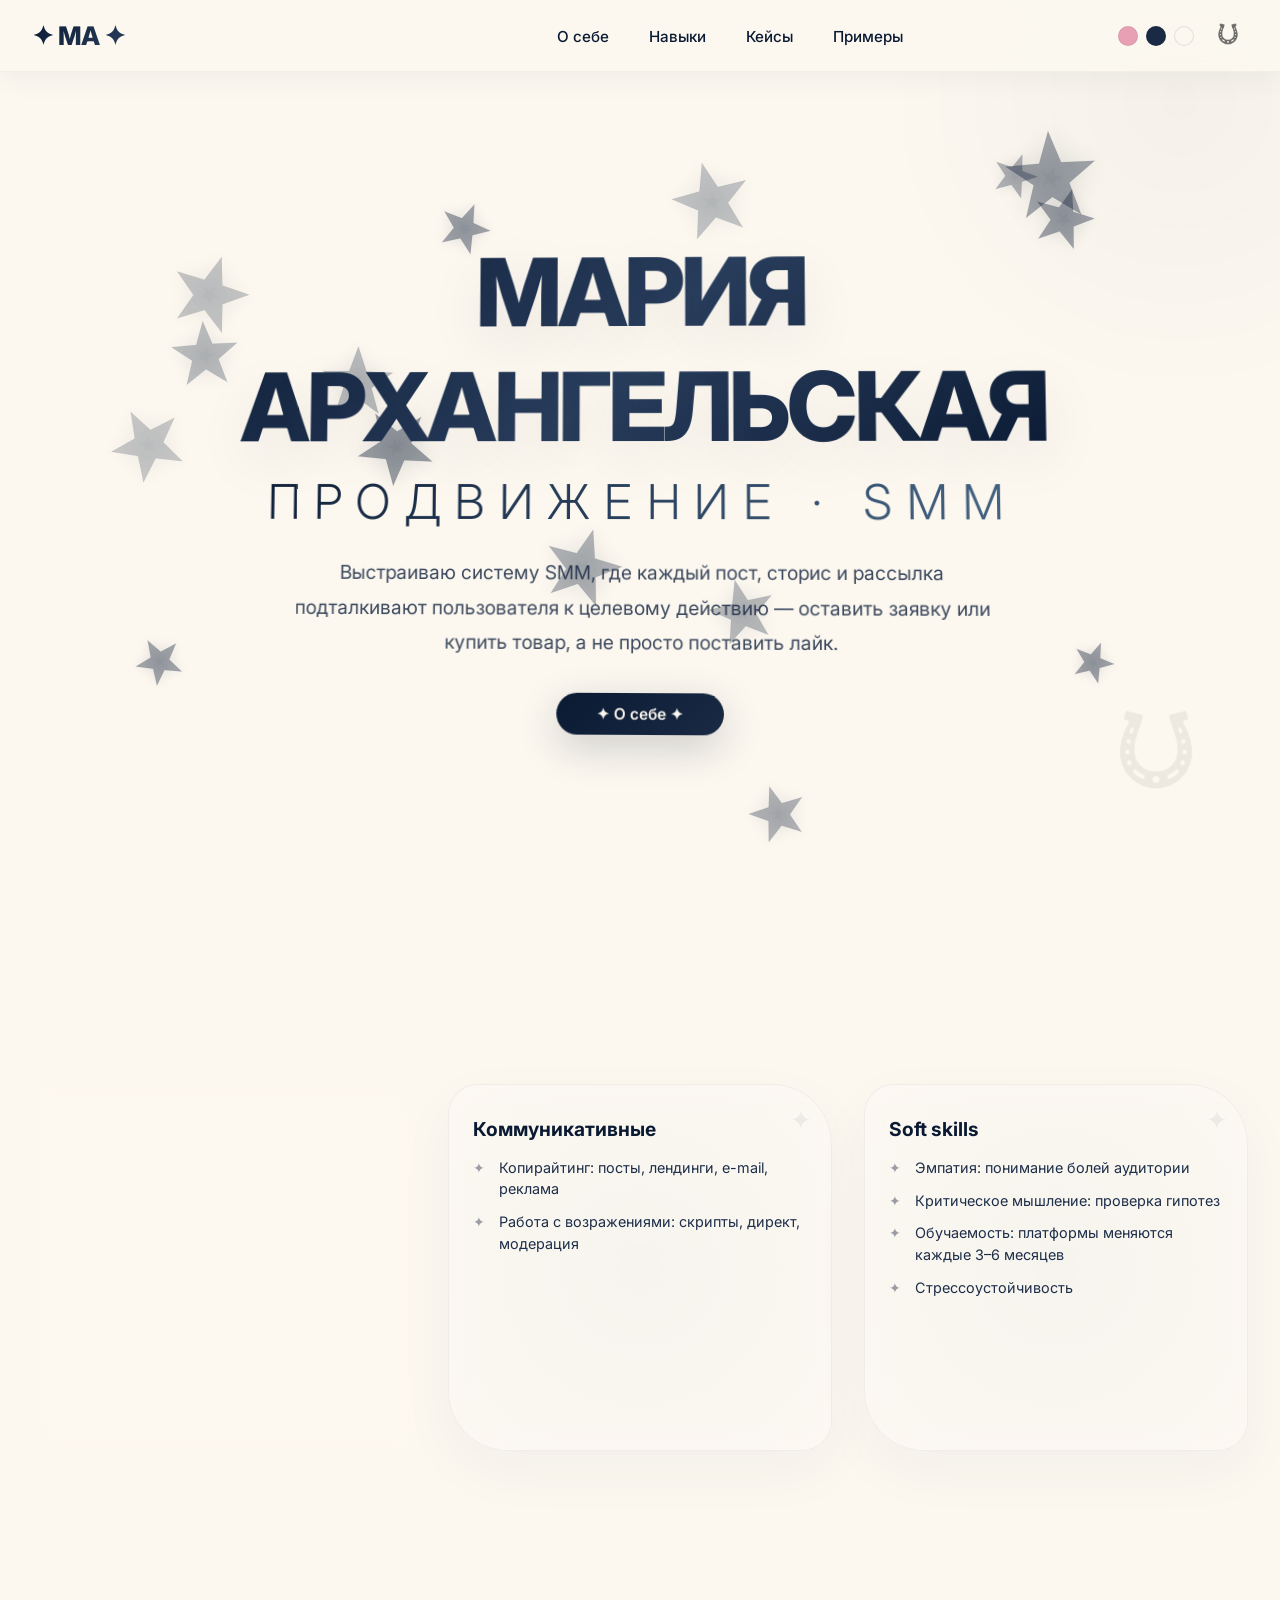
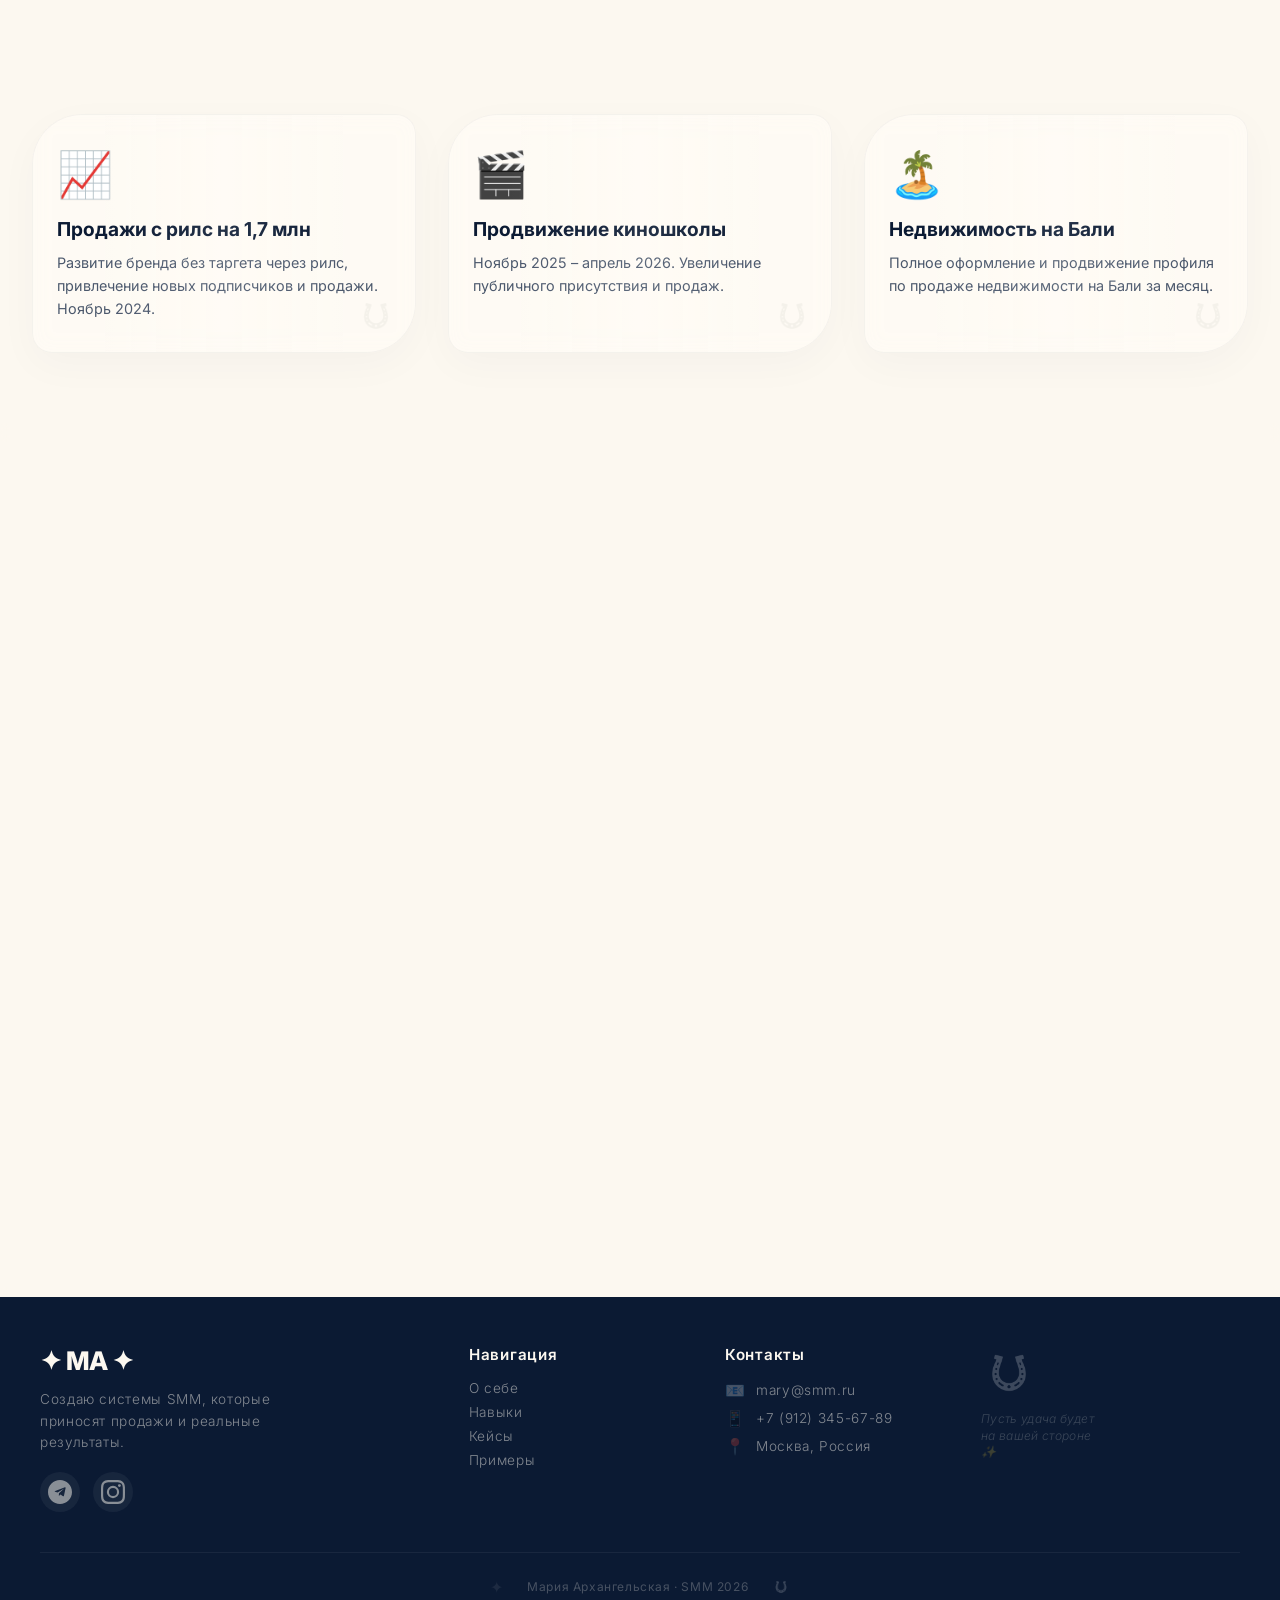
<file: index.html>
<!DOCTYPE html>
<html lang="ru">
<head>
  <meta charset="UTF-8" />
  <meta name="viewport" content="width=device-width, initial-scale=1.0, maximum-scale=1.0, user-scalable=yes" />
  <title>Мария Архангельская · SMM</title>
  <link rel="stylesheet" href="style.css" />
  <link rel="preconnect" href="https://fonts.googleapis.com" />
  <link rel="preconnect" href="https://fonts.gstatic.com" crossorigin />
  <link href="https://fonts.googleapis.com/css2?family=Inter:opsz,wght@14..32,300;14..32,400;14..32,600;14..32,700;14..32,800&display=swap" rel="stylesheet" />
</head>
<body>
<!-- ===== ПРЕЛОАДЕР ===== -->
<div id="preloader">
  <div class="preloader-content">
    <div class="preloader-horseshoe">
      <img src="images/podckova.svg" alt="Загрузка" />
    </div>
    <p class="preloader-text">✦ ЗАГРУЗКА ✦</p>
  </div>
</div>
  <!-- Канвас со звёздами как ФОН -->
  <canvas id="starsCanvas"></canvas>

<!-- Меню -->
<nav class="navbar" id="navbar">
  <a href="index.html" class="nav-logo" style="text-decoration: none; cursor: pointer;">✦ МА ✦</a>
  
  <!-- Бургер-кнопка с кружочками -->
  <div style="display: flex; align-items: center; gap: 8px;">
    <div class="burger-dots-wrapper">
      <span class="color-dot color-pink" data-theme="pink"></span>
      <span class="color-dot color-dark-blue" data-theme="dark"></span>
      <span class="color-dot color-cream" data-theme="cream"></span>
    </div>
    <div class="burger-menu" id="burgerMenu">
      <span class="burger-line"></span>
      <span class="burger-line"></span>
      <span class="burger-line"></span>
      <span class="burger-horseshoe">
        <img src="images/podckova.svg" alt="Подкова" />
      </span>
    </div>
  </div>
  
  <ul class="nav-links" id="navLinks">
    <li><a href="about.html">О себе</a></li>
    <li><a href="index.html#skills">Навыки</a></li>
    <li><a href="index.html#cases">Кейсы</a></li>
    <li><a href="index.html#examples">Примеры</a></li>
    <li class="nav-horseshoe-desktop">
      <a href="index.html" style="display: inline-block; text-decoration: none; cursor: pointer;">
        <img src="images/podckova.svg" alt="Подкова" />
      </a>
    </li>
  </ul>
  
  <!-- Подкова с кружочками (десктоп) -->
  <div class="nav-horseshoe-wrapper">
    <div class="color-dots">
      <span class="color-dot color-pink" data-theme="pink"></span>
      <span class="color-dot color-dark-blue" data-theme="dark"></span>
      <span class="color-dot color-cream" data-theme="cream"></span>
    </div>
    <div class="nav-horseshoe">
      <a href="index.html" style="display: inline-block; text-decoration: none; cursor: pointer;">
        <img src="images/podckova.svg" alt="Подкова" />
      </a>
    </div>
  </div>
</nav>
  <!-- ГЕРОЙ -->
  <header class="hero" id="hero">
    <div class="hero-3d-wrapper">
      <div class="hero-content">
        <div class="hero-glitch">
          <h1>МАРИЯ АРХАНГЕЛЬСКАЯ</h1>
        </div>
        <h2 class="subhead">ПРОДВИЖЕНИЕ · SMM</h2>
        <p class="hero-desc">
          Выстраиваю систему SMM, где каждый пост, сторис и рассылка подталкивают пользователя к целевому действию — оставить заявку или купить товар, а не просто поставить лайк.
        </p>
        <a href="about.html" class="hero-badge">✦ О себе ✦</a>
      </div>
    </div>
    <div class="hero-horseshoe">
      <img src="images/podckova.svg" alt="Подкова" />
    </div>
    <div class="hero-orb"></div>
  </header>

  <!-- НАВЫКИ -->
  <section class="skills" id="skills">
    <div class="section-label">✦ МОИ НАВЫКИ ✦</div>
    <div class="skills-grid">
      <div class="skill-card" data-tilt>
        <h3>Контент-менеджмент и креатив</h3>
        <ul>
          <li>Разработка контент-стратегии: рубрикатор, контент-план</li>
          <li>Визуальное мышление: дизайн, Figma, композиция</li>
          <li>Съёмка и монтаж: Reels, Shorts, Stories, TikTok</li>
          <li>Написание вовлекающих текстов: хуки, СТА</li>
          <li>Создание вирусного контента: мемы, тренды, UGC</li>
        </ul>
        <div class="card-glow"></div>
        <div class="card-star">✦</div>
      </div>
      <div class="skill-card" data-tilt>
        <h3>Коммуникативные</h3>
        <ul>
          <li>Копирайтинг: посты, лендинги, e-mail, реклама</li>
          <li>Работа с возражениями: скрипты, директ, модерация</li>
        </ul>
        <div class="card-glow"></div>
        <div class="card-star">✦</div>
      </div>
      <div class="skill-card" data-tilt>
        <h3>Soft skills</h3>
        <ul>
          <li>Эмпатия: понимание болей аудитории</li>
          <li>Критическое мышление: проверка гипотез</li>
          <li>Обучаемость: платформы меняются каждые 3–6 месяцев</li>
          <li>Стрессоустойчивость</li>
        </ul>
        <div class="card-glow"></div>
        <div class="card-star">✦</div>
      </div>
    </div>
  </section>

  <!-- КЕЙСЫ -->
  <section class="cases" id="cases">
    <div class="section-label">✦ КЕЙСЫ ✦</div>
    <div class="cases-grid">
      <div class="case-card" data-tilt>
        <div class="case-icon">📈</div>
        <h4>Продажи с рилс на 1,7 млн</h4>
        <p>Развитие бренда без таргета через рилс, привлечение новых подписчиков и продажи. Ноябрь 2024.</p>
        
        <div class="card-horseshoe">
          <img src="images/podckova.svg" alt="Подкова" />
        </div>
        <div class="case-shine"></div>
      </div>
      <div class="case-card" data-tilt>
        <div class="case-icon">🎬</div>
        <h4>Продвижение киношколы</h4>
        <p>Ноябрь 2025 – апрель 2026. Увеличение публичного присутствия и продаж.</p>
        <div class="card-horseshoe">
          <img src="images/podckova.svg" alt="Подкова" />
        </div>
        <div class="case-shine"></div>
      </div>
      <div class="case-card" data-tilt>
        <div class="case-icon">🏝️</div>
        <h4>Недвижимость на Бали</h4>
        <p>Полное оформление и продвижение профиля по продаже недвижимости на Бали за месяц.</p>
        <div class="card-horseshoe">
          <img src="images/podckova.svg" alt="Подкова" />
        </div>
        <div class="case-shine"></div>
      </div>
    </div>
  </section>

<!-- ПРИМЕРЫ -->
<section class="examples" id="examples">
  <div class="section-label">✦ ПРИМЕРЫ ВЕДЕНИЯ / ОФОРМЛЕНИЯ ЛЕНТЫ ✦</div>
  <div class="examples-grid">
    <div class="example-item" data-tilt onclick="window.openImageModal('images/1d90f021-c8b3-4d8d-9.webp')" style="cursor:pointer;">
      <div class="example-image">
        <img src="images/1d90f021-c8b3-4d8d-9.webp" alt="Пример оформления ленты 1" />
        <div class="example-image-overlay">
          <span>✦</span>
        </div>
      </div>
      
      <div class="example-star">✦</div>
      <div class="example-glow"></div>
    </div>
    
    <div class="example-item" data-tilt onclick="window.openImageModal('images/a309ace6-9fd0-4be8-b.webp')" style="cursor:pointer;">
      <div class="example-image">
        <img src="images/a309ace6-9fd0-4be8-b.webp" alt="Пример оформления ленты 2" />
        <div class="example-image-overlay">
          <span>✦</span>
        </div>
      </div>
      
      <div class="example-star">✦</div>
      <div class="example-glow"></div>
    </div>
    
    <div class="example-item" data-tilt onclick="window.openImageModal('images/ae66bb64-c982-4516-b.webp')" style="cursor:pointer;">
      <div class="example-image">
        <img src="images/ae66bb64-c982-4516-b.webp" alt="Пример оформления ленты 3" />
        <div class="example-image-overlay">
          <span>✦</span>
        </div>
      </div>
      
      <div class="example-star">✦</div>
      <div class="example-glow"></div>
    </div>
  </div>
</section>

<footer>
  <div class="footer-inner">
    <div class="footer-column">
      <div class="footer-logo">✦ МА ✦</div>
      <p class="footer-desc">Создаю системы SMM, которые приносят продажи и реальные результаты.</p>
      <div class="footer-socials">
        <a href="https://t.me/yourusername" target="_blank" aria-label="Telegram">
          <svg width="24" height="24" viewBox="0 0 24 24" fill="none" xmlns="http://www.w3.org/2000/svg">
            <path d="M12 0C5.373 0 0 5.373 0 12s5.373 12 12 12 12-5.373 12-12S18.627 0 12 0zm5.562 8.161l-1.626 7.644c-.122.547-.446.68-.905.423l-2.506-1.852-1.208 1.163c-.134.134-.246.246-.505.246l.18-2.553 4.648-4.2c.202-.18-.044-.28-.313-.101l-5.748 3.617-2.476-.772c-.538-.168-.548-.538.113-.795l9.694-3.738c.448-.167.84.104.683.78z" fill="currentColor"/>
          </svg>
        </a>
        <a href="https://instagram.com/yourusername" target="_blank" aria-label="Instagram">
          <svg width="24" height="24" viewBox="0 0 24 24" fill="none" xmlns="http://www.w3.org/2000/svg">
            <path d="M12 2.163c3.204 0 3.584.012 4.85.07 3.252.148 4.771 1.691 4.919 4.919.058 1.265.069 1.645.069 4.849 0 3.205-.012 3.584-.069 4.849-.149 3.225-1.664 4.771-4.919 4.919-1.266.058-1.644.07-4.85.07-3.204 0-3.584-.012-4.849-.07-3.26-.149-4.771-1.699-4.919-4.92-.058-1.265-.07-1.644-.07-4.849 0-3.204.013-3.583.07-4.849.149-3.227 1.664-4.771 4.919-4.919 1.266-.057 1.645-.069 4.849-.069zM12 0C8.741 0 8.333.014 7.053.072 2.695.272.273 2.69.073 7.052.014 8.333 0 8.741 0 12c0 3.259.014 3.668.072 4.948.2 4.358 2.618 6.78 6.98 6.98C8.333 23.986 8.741 24 12 24c3.259 0 3.668-.014 4.948-.072 4.354-.2 6.782-2.618 6.979-6.98.059-1.28.073-1.689.073-4.948 0-3.259-.014-3.667-.072-4.947-.196-4.354-2.617-6.78-6.979-6.98C15.668.014 15.259 0 12 0zm0 5.838a6.162 6.162 0 100 12.324 6.162 6.162 0 000-12.324zM12 16a4 4 0 110-8 4 4 0 010 8zm6.406-11.845a1.44 1.44 0 100 2.881 1.44 1.44 0 000-2.881z" fill="currentColor"/>
          </svg>
        </a>
      </div>
    </div>
    
    <div class="footer-column">
      <h4>Навигация</h4>
      <ul class="footer-links">
        <li><a href="about.html">О себе</a></li>
        <li><a href="index.html#skills">Навыки</a></li>
        <li><a href="index.html#cases">Кейсы</a></li>
        <li><a href="index.html#examples">Примеры</a></li>
      </ul>
    </div>
    
    <div class="footer-column">
      <h4>Контакты</h4>
      <ul class="footer-contacts">
        <li>
          <span class="footer-contact-icon">📧</span>
          <a href="mailto:mary@smm.ru">mary@smm.ru</a>
        </li>
        <li>
          <span class="footer-contact-icon">📱</span>
          <a href="tel:+79123456789">+7 (912) 345-67-89</a>
        </li>
        <li>
          <span class="footer-contact-icon">📍</span>
          <span>Москва, Россия</span>
        </li>
      </ul>
    </div>
    
    <div class="footer-column footer-horseshoe-column">
      <div class="footer-horseshoe-big">
        <img src="images/podckova.svg" alt="Подкова" />
        <p class="footer-horseshoe-text">Пусть удача будет на вашей стороне ✨</p>
      </div>
    </div>
  </div>
  
  <div class="footer-bottom">
    <span class="footer-star">✦</span>
    <span>Мария Архангельская · SMM 2026</span>
    <span class="footer-horseshoe">
      <img src="images/podckova.svg" alt="Подкова" />
    </span>
  </div>
</footer>

<script src="script.js"></script>
</body>
</html>
</file>
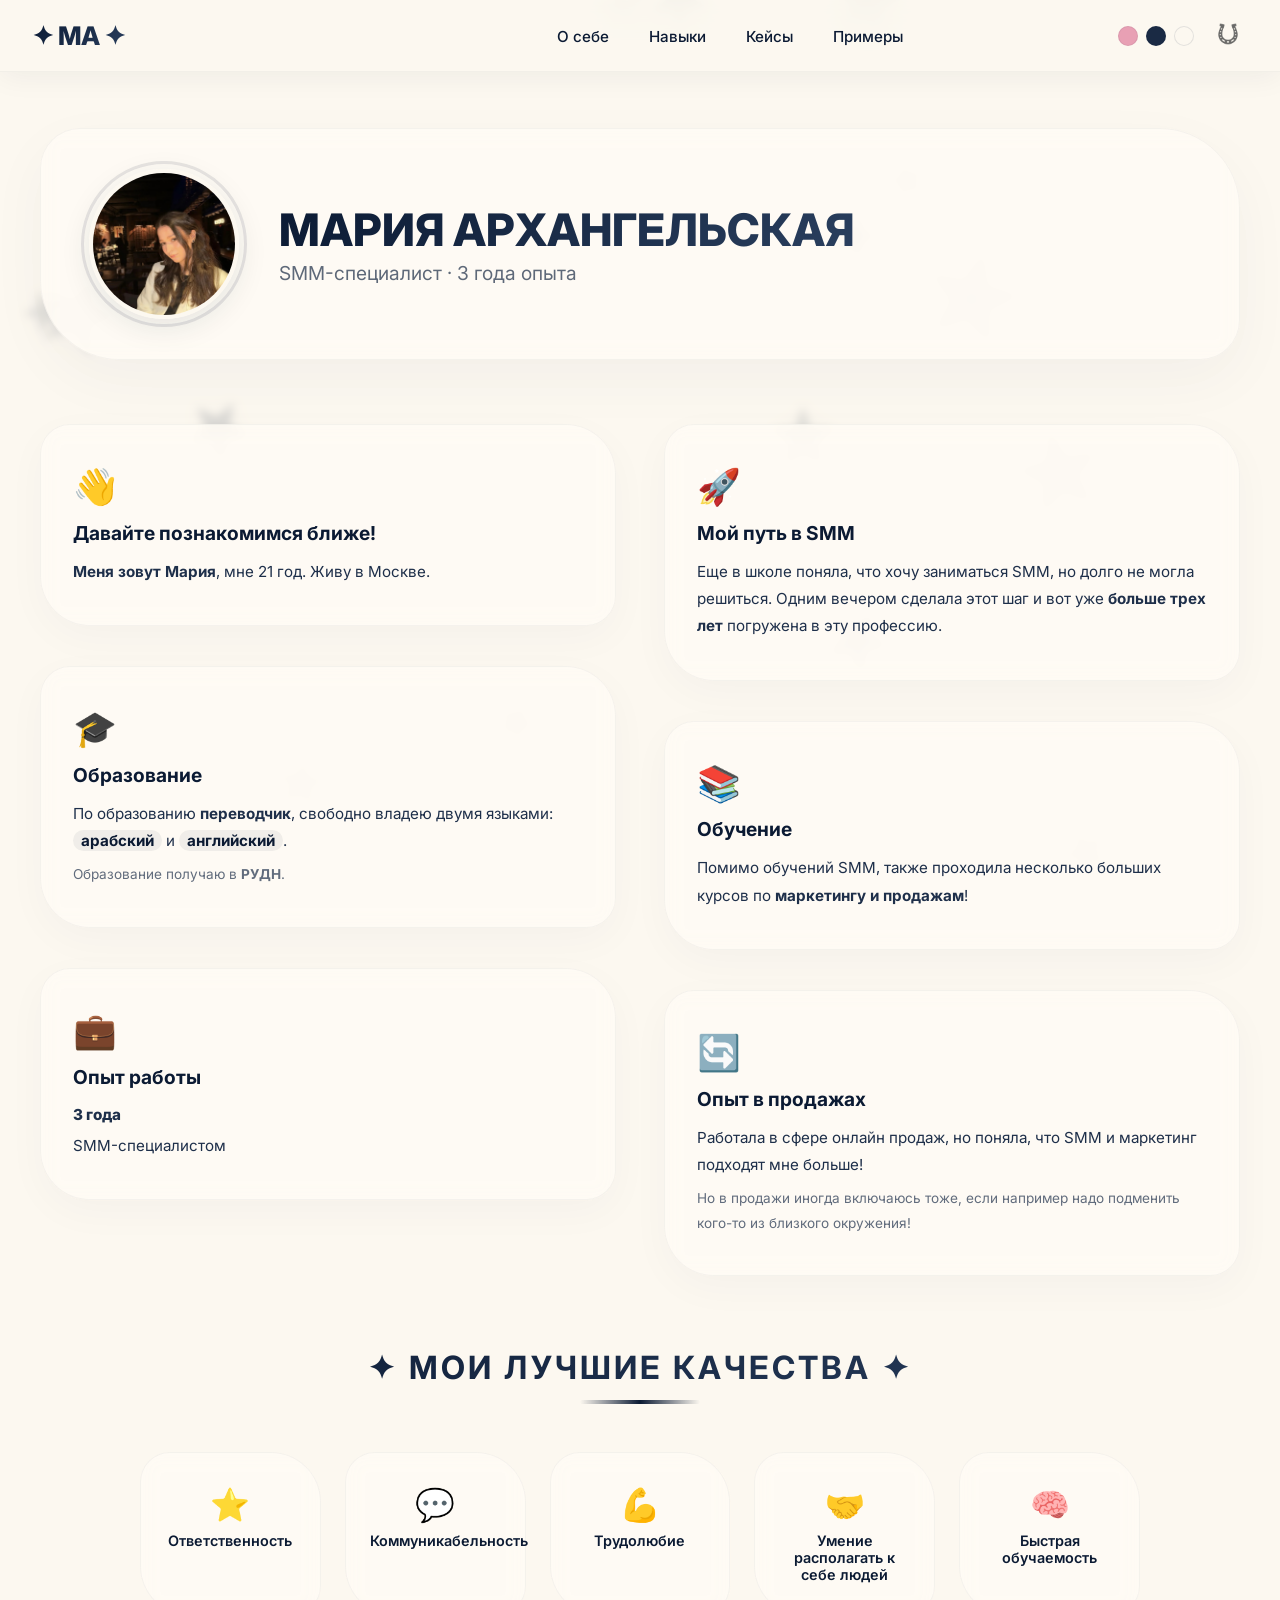
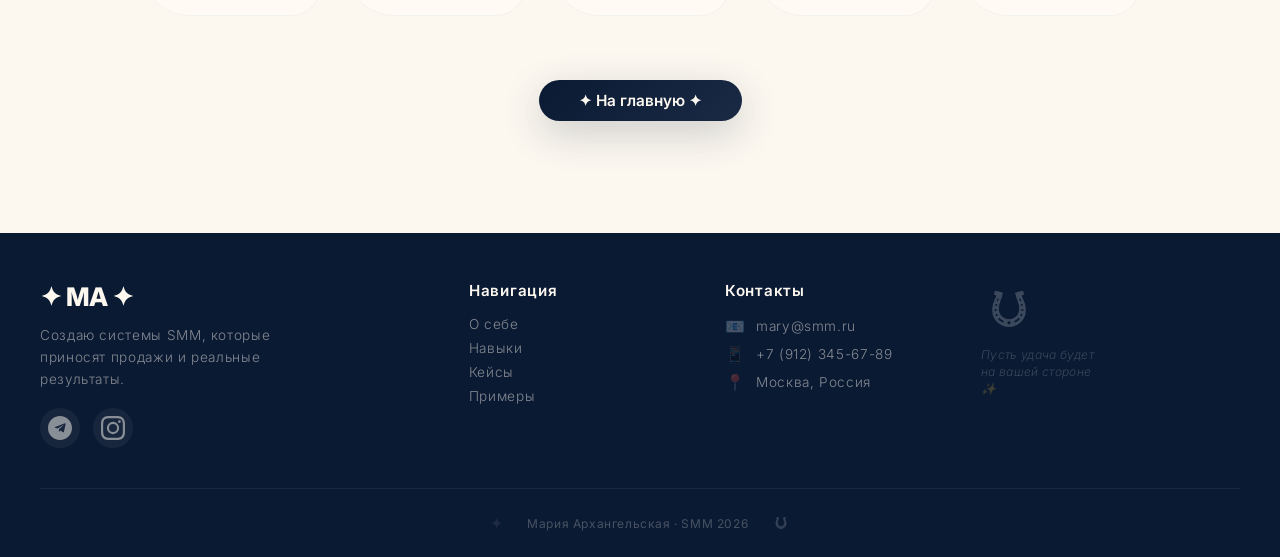
<file: about.html>
<!DOCTYPE html>
<html lang="ru">
<head>
  <meta charset="UTF-8" />
  <meta name="viewport" content="width=device-width, initial-scale=1.0, maximum-scale=1.0, user-scalable=yes" />
  <title>Мария Архангельская · О себе</title>
  <link rel="stylesheet" href="style.css" />
  <link rel="preconnect" href="https://fonts.googleapis.com" />
  <link rel="preconnect" href="https://fonts.gstatic.com" crossorigin />
  <link href="https://fonts.googleapis.com/css2?family=Inter:opsz,wght@14..32,300;14..32,400;14..32,600;14..32,700;14..32,800&display=swap" rel="stylesheet" />
</head>
<body>

  <canvas id="starsCanvas"></canvas>

<!-- Меню -->
<nav class="navbar" id="navbar">
  <a href="index.html" class="nav-logo" style="text-decoration: none; cursor: pointer;">✦ МА ✦</a>
  
  <!-- Бургер-кнопка с кружочками -->
  <div style="display: flex; align-items: center; gap: 8px;">
    <div class="burger-dots-wrapper">
      <span class="color-dot color-pink" data-theme="pink"></span>
      <span class="color-dot color-dark-blue" data-theme="dark"></span>
      <span class="color-dot color-cream" data-theme="cream"></span>
    </div>
    <div class="burger-menu" id="burgerMenu">
      <span class="burger-line"></span>
      <span class="burger-line"></span>
      <span class="burger-line"></span>
      <span class="burger-horseshoe">
        <img src="images/podckova.svg" alt="Подкова" />
      </span>
    </div>
  </div>
  
  <ul class="nav-links" id="navLinks">
    <li><a href="about.html">О себе</a></li>
    <li><a href="index.html#skills">Навыки</a></li>
    <li><a href="index.html#cases">Кейсы</a></li>
    <li><a href="index.html#examples">Примеры</a></li>
    <li class="nav-horseshoe-desktop">
      <a href="index.html" style="display: inline-block; text-decoration: none; cursor: pointer;">
        <img src="images/podckova.svg" alt="Подкова" />
      </a>
    </li>
  </ul>
  
  <!-- Подкова с кружочками (десктоп) -->
  <div class="nav-horseshoe-wrapper">
    <div class="color-dots">
      <span class="color-dot color-pink" data-theme="pink"></span>
      <span class="color-dot color-dark-blue" data-theme="dark"></span>
      <span class="color-dot color-cream" data-theme="cream"></span>
    </div>
    <div class="nav-horseshoe">
      <a href="index.html" style="display: inline-block; text-decoration: none; cursor: pointer;">
        <img src="images/podckova.svg" alt="Подкова" />
      </a>
    </div>
  </div>
</nav>

  <section class="about-page" id="about">
    <div class="about-container">
      <div class="about-header">
        <div class="about-avatar">
          <img src="images/Group 24.png" alt="Мария Архангельская" />
          <div class="avatar-ring"></div>
        </div>
        <div class="about-title">
          <h1>МАРИЯ АРХАНГЕЛЬСКАЯ</h1>
          <p class="about-subtitle">SMM-специалист · 3 года опыта</p>
        </div>
      </div>

      <div class="about-grid">
        <div class="about-left">
          <div class="about-card">
            <div class="about-card-icon">👋</div>
            <h3>Давайте познакомимся ближе!</h3>
            <p>
              <strong>Меня зовут Мария</strong>, мне 21 год. Живу в Москве.
            </p>
          </div>

          <div class="about-card">
            <div class="about-card-icon">🎓</div>
            <h3>Образование</h3>
            <p>
              По образованию <strong>переводчик</strong>, свободно владею двумя языками: 
              <span class="highlight">арабский</span> и <span class="highlight">английский</span>.
            </p>
            <p class="about-small">Образование получаю в <strong>РУДН</strong>.</p>
          </div>

          <div class="about-card">
            <div class="about-card-icon">💼</div>
            <h3>Опыт работы</h3>
            <p class="about-big-number">3 года</p>
            <p>SMM-специалистом</p>
          </div>
        </div>

        <div class="about-right">
          <div class="about-card">
            <div class="about-card-icon">🚀</div>
            <h3>Мой путь в SMM</h3>
            <p>
              Еще в школе поняла, что хочу заниматься SMM, но долго не могла решиться. 
              Одним вечером сделала этот шаг и вот уже <strong>больше трех лет</strong> погружена в эту профессию.
            </p>
          </div>

          <div class="about-card">
            <div class="about-card-icon">📚</div>
            <h3>Обучение</h3>
            <p>
              Помимо обучений SMM, также проходила несколько больших курсов по 
              <strong>маркетингу и продажам</strong>!
            </p>
          </div>

          <div class="about-card">
            <div class="about-card-icon">🔄</div>
            <h3>Опыт в продажах</h3>
            <p>
              Работала в сфере онлайн продаж, но поняла, что SMM и маркетинг подходят мне больше!
            </p>
            <p class="about-small">
              Но в продажи иногда включаюсь тоже, если например надо подменить кого-то из близкого окружения!
            </p>
          </div>
        </div>
      </div>

      <div class="about-qualities">
        <div class="section-label">✦ МОИ ЛУЧШИЕ КАЧЕСТВА ✦</div>
        <div class="qualities-grid">
          <div class="quality-item">
            <span class="quality-icon">⭐</span>
            <h4>Ответственность</h4>
          </div>
          <div class="quality-item">
            <span class="quality-icon">💬</span>
            <h4>Коммуникабельность</h4>
          </div>
          <div class="quality-item">
            <span class="quality-icon">💪</span>
            <h4>Трудолюбие</h4>
          </div>
          <div class="quality-item">
            <span class="quality-icon">🤝</span>
            <h4>Умение располагать к себе людей</h4>
          </div>
          <div class="quality-item">
            <span class="quality-icon">🧠</span>
            <h4>Быстрая обучаемость</h4>
          </div>
        </div>
      </div>

      <div class="about-back">
        <a href="index.html" class="hero-badge">✦ На главную ✦</a>
      </div>
    </div>
  </section>

  <footer>
  <div class="footer-inner">
    <div class="footer-column">
      <div class="footer-logo">✦ МА ✦</div>
      <p class="footer-desc">Создаю системы SMM, которые приносят продажи и реальные результаты.</p>
      <div class="footer-socials">
        <a href="https://t.me/yourusername" target="_blank" aria-label="Telegram">
          <svg width="24" height="24" viewBox="0 0 24 24" fill="none" xmlns="http://www.w3.org/2000/svg">
            <path d="M12 0C5.373 0 0 5.373 0 12s5.373 12 12 12 12-5.373 12-12S18.627 0 12 0zm5.562 8.161l-1.626 7.644c-.122.547-.446.68-.905.423l-2.506-1.852-1.208 1.163c-.134.134-.246.246-.505.246l.18-2.553 4.648-4.2c.202-.18-.044-.28-.313-.101l-5.748 3.617-2.476-.772c-.538-.168-.548-.538.113-.795l9.694-3.738c.448-.167.84.104.683.78z" fill="currentColor"/>
          </svg>
        </a>
        <a href="https://instagram.com/yourusername" target="_blank" aria-label="Instagram">
          <svg width="24" height="24" viewBox="0 0 24 24" fill="none" xmlns="http://www.w3.org/2000/svg">
            <path d="M12 2.163c3.204 0 3.584.012 4.85.07 3.252.148 4.771 1.691 4.919 4.919.058 1.265.069 1.645.069 4.849 0 3.205-.012 3.584-.069 4.849-.149 3.225-1.664 4.771-4.919 4.919-1.266.058-1.644.07-4.85.07-3.204 0-3.584-.012-4.849-.07-3.26-.149-4.771-1.699-4.919-4.92-.058-1.265-.07-1.644-.07-4.849 0-3.204.013-3.583.07-4.849.149-3.227 1.664-4.771 4.919-4.919 1.266-.057 1.645-.069 4.849-.069zM12 0C8.741 0 8.333.014 7.053.072 2.695.272.273 2.69.073 7.052.014 8.333 0 8.741 0 12c0 3.259.014 3.668.072 4.948.2 4.358 2.618 6.78 6.98 6.98C8.333 23.986 8.741 24 12 24c3.259 0 3.668-.014 4.948-.072 4.354-.2 6.782-2.618 6.979-6.98.059-1.28.073-1.689.073-4.948 0-3.259-.014-3.667-.072-4.947-.196-4.354-2.617-6.78-6.979-6.98C15.668.014 15.259 0 12 0zm0 5.838a6.162 6.162 0 100 12.324 6.162 6.162 0 000-12.324zM12 16a4 4 0 110-8 4 4 0 010 8zm6.406-11.845a1.44 1.44 0 100 2.881 1.44 1.44 0 000-2.881z" fill="currentColor"/>
          </svg>
        </a>
      </div>
    </div>
    
    <div class="footer-column">
      <h4>Навигация</h4>
      <ul class="footer-links">
        <li><a href="about.html">О себе</a></li>
        <li><a href="index.html#skills">Навыки</a></li>
        <li><a href="index.html#cases">Кейсы</a></li>
        <li><a href="index.html#examples">Примеры</a></li>
      </ul>
    </div>
    
    <div class="footer-column">
      <h4>Контакты</h4>
      <ul class="footer-contacts">
        <li>
          <span class="footer-contact-icon">📧</span>
          <a href="mailto:mary@smm.ru">mary@smm.ru</a>
        </li>
        <li>
          <span class="footer-contact-icon">📱</span>
          <a href="tel:+79123456789">+7 (912) 345-67-89</a>
        </li>
        <li>
          <span class="footer-contact-icon">📍</span>
          <span>Москва, Россия</span>
        </li>
      </ul>
    </div>
    
    <div class="footer-column footer-horseshoe-column">
      <div class="footer-horseshoe-big">
        <img src="images/podckova.svg" alt="Подкова" />
        <p class="footer-horseshoe-text">Пусть удача будет на вашей стороне ✨</p>
      </div>
    </div>
  </div>
  
  <div class="footer-bottom">
    <span class="footer-star">✦</span>
    <span>Мария Архангельская · SMM 2026</span>
    <span class="footer-horseshoe">
      <img src="images/podckova.svg" alt="Подкова" />
    </span>
  </div>
</footer>

  <script src="script.js"></script>
</body>
</html>
</file>
<file: style.css>
/* ===== ГЛОБАЛЬНЫЙ СБРОС ===== */
* {
  margin: 0;
  padding: 0;
  box-sizing: border-box;
}

html {
  scroll-behavior: smooth;
  -webkit-tap-highlight-color: transparent;
}

body {
  font-family: 'Inter', sans-serif;
  background: #fcf8f0;
  color: #0b1a33;
  overflow-x: hidden;
  min-height: 100vh;
  -webkit-font-smoothing: antialiased;
}

/* ===== КАНВАС КАК ФОН ===== */
#starsCanvas {
  position: fixed;
  top: 0;
  left: 0;
  width: 100vw;
  height: 100vh;
  z-index: 0;
  background: transparent;
  pointer-events: none;
  touch-action: none;
}

/* ===== ВЕСЬ КОНТЕНТ ПОВЕРХ ФОНА ===== */
.navbar,
.hero,
section,
footer {
  position: relative;
  z-index: 1;
}

/* ===== НАВИГАЦИЯ ===== */
.navbar {
  position: fixed;
  top: 0;
  left: 0;
  width: 100%;
  padding: 1rem 2rem;
  display: flex;
  justify-content: space-between;
  align-items: center;
  background: rgba(252, 248, 240, 0.85);
  backdrop-filter: blur(20px);
  -webkit-backdrop-filter: blur(20px);
  box-shadow: 0 4px 30px rgba(11, 26, 51, 0.06);
  z-index: 1000;
  border-bottom: 1px solid rgba(11, 26, 51, 0.04);
  transition: all 0.3s ease;
}

.nav-logo {
  font-size: 1.6rem;
  font-weight: 800;
  background: linear-gradient(135deg, #0b1a33, #2a3f5e);
  -webkit-background-clip: text;
  -webkit-text-fill-color: transparent;
  background-clip: text;
  letter-spacing: -0.02em;
  z-index: 1001;
  flex-shrink: 0;
}

.nav-links {
  display: flex;
  gap: 2.5rem;
  list-style: none;
  align-items: center;
}

.nav-links a {
  text-decoration: none;
  font-weight: 500;
  font-size: 0.95rem;
  color: #0b1a33;
  position: relative;
  transition: all 0.3s;
  white-space: nowrap;
}

.nav-links a::after {
  content: "";
  position: absolute;
  bottom: -6px;
  left: 0;
  width: 0;
  height: 2px;
  background: linear-gradient(90deg, #0b1a33, #4a6a8a);
  transition: width 0.5s cubic-bezier(0.25, 0.46, 0.45, 0.94);
}

.nav-links a:hover::after,
.nav-links a.active::after {
  width: 100%;
}

.nav-links a.active {
  font-weight: 700;
  color: #0b1a33;
}

.nav-horseshoe {
  display: inline-flex;
  align-items: center;
  justify-content: center;
  cursor: pointer;
  transition: all 0.8s cubic-bezier(0.68, -0.55, 0.265, 1.55);
  width: 40px;
  height: 40px;
  flex-shrink: 0;
}

.nav-horseshoe img {
  width: 32px;
  height: 32px;
  opacity: 0.6;
  transition: all 0.8s cubic-bezier(0.68, -0.55, 0.265, 1.55);
  filter: invert(12%) sepia(25%) saturate(500%) hue-rotate(180deg) brightness(30%);
}

.nav-horseshoe:hover img {
  opacity: 1;
  transform: rotate(720deg) scale(1.2);
}

.nav-horseshoe-desktop {
  display: none;
}

/* ===== БУРГЕР-МЕНЮ (ИСПРАВЛЕННЫЙ) ===== */
.burger-menu {
  display: none;
  flex-direction: column;
  gap: 5px;
  cursor: pointer;
  padding: 10px;
  z-index: 1001;
  background: rgba(252, 248, 240, 0.6);
  backdrop-filter: blur(10px);
  border-radius: 16px;
  border: 1px solid rgba(11, 26, 51, 0.04);
  transition: all 0.3s ease;
  position: relative;
  width: 48px;
  height: 48px;
  align-items: center;
  justify-content: center;
}

.burger-menu:hover {
  background: rgba(252, 248, 240, 0.9);
  box-shadow: 0 4px 20px rgba(11, 26, 51, 0.06);
}

.burger-line {
  display: block;
  width: 24px;
  height: 2.5px;
  background: #0b1a33;
  border-radius: 4px;
  transition: all 0.4s cubic-bezier(0.68, -0.55, 0.265, 1.55);
  transform-origin: center;
  flex-shrink: 0;
}

/* Все линии одинаковой толщины */
.burger-line:nth-child(1),
.burger-line:nth-child(2),
.burger-line:nth-child(3) {
  height: 2.5px;
  width: 24px;
  background: #0b1a33;
}

/* Крестик при открытом меню */
.burger-menu.active .burger-line:nth-child(1) {
  transform: rotate(45deg) translate(5px, 5px);
  width: 24px;
  height: 2.5px;
}

.burger-menu.active .burger-line:nth-child(2) {
  opacity: 0;
  transform: scaleX(0);
  width: 24px;
  height: 2.5px;
}

.burger-menu.active .burger-line:nth-child(3) {
  transform: rotate(-45deg) translate(5px, -5px);
  width: 24px;
  height: 2.5px;
}

.burger-horseshoe {
  display: none;
  position: absolute;
  top: 50%;
  left: 50%;
  transform: translate(-50%, -50%);
  width: 36px;
  height: 36px;
  opacity: 0.06;
  pointer-events: none;
}

.burger-horseshoe img {
  width: 100%;
  height: 100%;
  object-fit: contain;
  filter: invert(12%) sepia(25%) saturate(500%) hue-rotate(180deg) brightness(30%);
}

.burger-menu.active .burger-horseshoe {
  display: block;
}

/* ===== ГЕРОЙ ===== */
.hero {
  min-height: 100vh;
  width: 100vw;
  display: flex;
  align-items: center;
  justify-content: center;
  padding: 8rem 2rem 4rem;
  text-align: center;
  background: transparent;
  perspective: 800px;
  overflow: hidden;
}

.hero-3d-wrapper {
  transform: rotateX(2deg) rotateY(-1deg);
  transition: transform 0.1s ease;
  width: 100%;
  max-width: 1200px;
}

.hero-content {
  max-width: 900px;
  margin: 0 auto;
}

.hero h1 {
  font-size: clamp(2.6rem, 10vw, 6rem);
  font-weight: 800;
  letter-spacing: -0.04em;
  background: linear-gradient(135deg, #0b1a33 0%, #2a3f5e 50%, #0b1a33 100%);
  -webkit-background-clip: text;
  -webkit-text-fill-color: transparent;
  background-clip: text;
  margin-bottom: 0.5rem;
  text-shadow: 0 20px 60px rgba(11, 26, 51, 0.08);
}

.hero .subhead {
  font-size: clamp(1.2rem, 4vw, 3rem);
  font-weight: 300;
  letter-spacing: 0.3em;
  background: linear-gradient(90deg, #0b1a33, #4a6a8a, #0b1a33);
  background-size: 200% auto;
  -webkit-background-clip: text;
  -webkit-text-fill-color: transparent;
  background-clip: text;
  animation: shimmer 4s linear infinite;
  margin-bottom: 1.5rem;
}

@keyframes shimmer {
  0% { background-position: -200% center; }
  100% { background-position: 200% center; }
}

.hero-desc {
  font-size: clamp(0.95rem, 1.5vw, 1.3rem);
  max-width: 720px;
  margin: 0 auto 2rem;
  color: #1a2a44;
  opacity: 0.85;
  line-height: 1.8;
  padding: 0 0.5rem;
}

.hero-badge {
  display: inline-block;
  background: linear-gradient(135deg, #0b1a33, #1a2a44);
  color: #fcf8f0;
  padding: 0.7rem 2.5rem;
  border-radius: 60px;
  font-weight: 600;
  box-shadow: 0 12px 40px rgba(11, 26, 51, 0.2);
  transition: all 0.4s cubic-bezier(0.68, -0.55, 0.265, 1.55);
  cursor: pointer;
  text-decoration: none;
  font-size: clamp(0.9rem, 1.2vw, 1rem);
}

.hero-badge:hover {
  transform: scale(1.05) translateY(-5px);
  box-shadow: 0 20px 60px rgba(11, 26, 51, 0.3);
}

.hero-badge:active {
  transform: scale(0.95);
}

.hero-horseshoe {
  position: absolute;
  right: 5%;
  bottom: 10%;
  width: clamp(80px, 10vw, 120px);
  height: clamp(80px, 10vw, 120px);
  opacity: 0.06;
  animation: rotateHorseshoe 30s linear infinite;
  user-select: none;
  pointer-events: none;
}

.hero-horseshoe img {
  width: 100%;
  height: 100%;
  object-fit: contain;
  filter: invert(12%) sepia(25%) saturate(500%) hue-rotate(180deg) brightness(30%);
}

@keyframes rotateHorseshoe {
  0% { transform: rotate(0deg) scale(1); }
  50% { transform: rotate(180deg) scale(1.2); }
  100% { transform: rotate(360deg) scale(1); }
}

.hero-orb {
  position: absolute;
  width: min(600px, 80vw);
  height: min(600px, 80vw);
  border-radius: 50%;
  background: radial-gradient(circle, rgba(11, 26, 51, 0.03) 0%, transparent 70%);
  top: -200px;
  right: -200px;
  animation: orbPulse 8s ease-in-out infinite;
}

@keyframes orbPulse {
  0%, 100% { transform: scale(1); opacity: 0.3; }
  50% { transform: scale(1.5); opacity: 0.6; }
}

/* ===== ОБЩИЕ СЕКЦИИ ===== */
section {
  width: 100vw;
  padding: 5rem 2rem;
  background: rgba(252, 248, 240, 0.7);
  backdrop-filter: blur(4px);
}

.section-label {
  font-size: clamp(1.2rem, 2.5vw, 2.4rem);
  font-weight: 700;
  letter-spacing: 0.1em;
  text-align: center;
  margin-bottom: 3rem;
  background: linear-gradient(135deg, #0b1a33, #2a3f5e);
  -webkit-background-clip: text;
  -webkit-text-fill-color: transparent;
  background-clip: text;
  padding: 0 0.5rem;
}

.section-label::after {
  content: "";
  display: block;
  width: clamp(60px, 10vw, 120px);
  height: 4px;
  background: linear-gradient(90deg, transparent, #0b1a33, transparent);
  margin: 0.8rem auto 0;
  border-radius: 4px;
}

/* ===== НАВЫКИ ===== */
.skills-grid {
  display: grid;
  grid-template-columns: repeat(auto-fit, minmax(min(100%, 300px), 1fr));
  gap: 2rem;
  max-width: 1400px;
  margin: 0 auto;
}

.skill-card {
  background: rgba(255, 252, 245, 0.8);
  backdrop-filter: blur(10px);
  -webkit-backdrop-filter: blur(10px);
  padding: 2rem 1.5rem;
  border-radius: 30px 60px 30px 60px;
  border: 1px solid rgba(11, 26, 51, 0.06);
  position: relative;
  transition: all 0.6s cubic-bezier(0.34, 1.56, 0.64, 1);
  box-shadow: 0 20px 60px rgba(11, 26, 51, 0.04);
  overflow: hidden;
  touch-action: manipulation;
}

.skill-card:hover {
  transform: translateY(-15px) scale(1.02);
  box-shadow: 0 40px 100px rgba(11, 26, 51, 0.1);
}

.skill-card:active {
  transform: scale(0.98);
}

.skill-card h3 {
  font-size: 1.2rem;
  font-weight: 700;
  color: #0b1a33;
  margin-bottom: 1rem;
}

.skill-card ul {
  list-style: none;
  display: flex;
  flex-direction: column;
  gap: 0.7rem;
}

.skill-card li {
  font-size: 0.9rem;
  color: #1e2f4a;
  padding-left: 1.6rem;
  position: relative;
  line-height: 1.5;
}

.skill-card li::before {
  content: "✦";
  position: absolute;
  left: 0;
  color: #0b1a33;
  opacity: 0.4;
}

.card-glow {
  position: absolute;
  top: -50%;
  right: -50%;
  width: 200%;
  height: 200%;
  background: radial-gradient(circle, rgba(11, 26, 51, 0.03) 0%, transparent 70%);
  pointer-events: none;
}

.card-star {
  position: absolute;
  right: 1.2rem;
  top: 1.2rem;
  font-size: 1.6rem;
  color: #0b1a33;
  opacity: 0.06;
  transition: all 0.6s ease;
}

.skill-card:hover .card-star {
  opacity: 0.3;
  transform: rotate(180deg) scale(1.5);
}

/* ===== КЕЙСЫ ===== */
.cases-grid {
  display: grid;
  grid-template-columns: repeat(auto-fit, minmax(min(100%, 280px), 1fr));
  gap: 2rem;
  max-width: 1400px;
  margin: 0 auto;
}

.case-card {
  background: rgba(255, 252, 245, 0.8);
  backdrop-filter: blur(10px);
  -webkit-backdrop-filter: blur(10px);
  padding: 2rem 1.5rem;
  border-radius: 50px 20px 50px 20px;
  border: 1px solid rgba(11, 26, 51, 0.04);
  position: relative;
  transition: all 0.6s cubic-bezier(0.34, 1.56, 0.64, 1);
  box-shadow: 0 12px 40px rgba(11, 26, 51, 0.03);
  overflow: hidden;
  touch-action: manipulation;
}

.case-card:hover {
  transform: translateY(-12px) scale(1.01);
  box-shadow: 0 40px 100px rgba(11, 26, 51, 0.08);
}

.case-card:active {
  transform: scale(0.98);
}

.case-icon {
  font-size: 2.8rem;
  margin-bottom: 1rem;
  display: inline-block;
}

.case-card h4 {
  font-size: 1.2rem;
  font-weight: 700;
  color: #0b1a33;
  margin-bottom: 0.6rem;
}

.case-card p {
  color: #1e2f4a;
  font-size: 0.9rem;
  line-height: 1.6;
  opacity: 0.8;
}

.case-meta {
  margin-top: 1rem;
  font-weight: 600;
  font-size: 0.8rem;
  color: #0b1a33;
  background: rgba(11, 26, 51, 0.04);
  display: inline-block;
  padding: 0.2rem 1rem;
  border-radius: 30px;
}

.card-horseshoe {
  position: absolute;
  bottom: 1rem;
  right: 1.2rem;
  width: 40px;
  height: 40px;
  opacity: 0.04;
  transition: all 0.8s ease;
  user-select: none;
  pointer-events: none;
}

.card-horseshoe img {
  width: 100%;
  height: 100%;
  object-fit: contain;
  filter: invert(12%) sepia(25%) saturate(500%) hue-rotate(180deg) brightness(30%);
}

.case-card:hover .card-horseshoe {
  opacity: 0.15;
  transform: rotate(180deg) scale(1.3);
}

.case-shine {
  position: absolute;
  top: -100%;
  left: -100%;
  width: 300%;
  height: 300%;
  background: linear-gradient(45deg, transparent 40%, rgba(255, 255, 255, 0.1) 50%, transparent 60%);
  transform: rotate(45deg);
  transition: all 0.8s ease;
}

.case-card:hover .case-shine {
  transform: translateX(100%) translateY(100%) rotate(45deg);
}

/* ===== ПРИМЕРЫ ===== */
.examples-grid {
  display: grid;
  grid-template-columns: repeat(auto-fit, minmax(min(100%, 300px), 1fr));
  gap: 2rem;
  max-width: 1200px;
  margin: 0 auto;
}

.example-item {
  background: rgba(255, 252, 245, 0.7);
  backdrop-filter: blur(8px);
  -webkit-backdrop-filter: blur(8px);
  padding: 1.2rem 1.2rem 1.5rem;
  border-radius: 30px 60px 30px 60px;
  text-align: center;
  border: 1px solid rgba(11, 26, 51, 0.04);
  transition: all 0.6s cubic-bezier(0.34, 1.56, 0.64, 1);
  position: relative;
  overflow: hidden;
  touch-action: manipulation;
}

.example-item:hover {
  transform: translateY(-10px) scale(1.02);
  box-shadow: 0 30px 80px rgba(11, 26, 51, 0.08);
  background: rgba(255, 252, 245, 0.9);
}

.example-item:active {
  transform: scale(0.97);
}

.example-image {
  position: relative;
  width: 100%;
  height: clamp(200px, 40vw, 540px);
  border-radius: 20px 40px 20px 40px;
  overflow: hidden;
  margin-bottom: 1rem;
  box-shadow: 0 8px 30px rgba(11, 26, 51, 0.06);
  transition: all 0.6s ease;
  touch-action: manipulation;
}

.example-item:hover .example-image {
  box-shadow: 0 15px 50px rgba(11, 26, 51, 0.12);
  transform: scale(1.02);
}

.example-image img {
  width: 100%;
  height: 100%;
  object-fit: cover;
  transition: all 0.6s ease;
}

.example-item:hover .example-image img {
  transform: scale(1.05);
}

.example-image-overlay {
  position: absolute;
  top: 0;
  left: 0;
  width: 100%;
  height: 100%;
  background: rgba(11, 26, 51, 0.1);
  display: flex;
  align-items: center;
  justify-content: center;
  opacity: 0;
  transition: all 0.4s ease;
}

.example-item:hover .example-image-overlay {
  opacity: 1;
  background: rgba(11, 26, 51, 0.15);
}

.example-image-overlay span {
  font-size: 2rem;
  color: #0b1a33;
  opacity: 0.3;
  transform: scale(0.5);
  transition: all 0.6s cubic-bezier(0.34, 1.56, 0.64, 1);
}

.example-item:hover .example-image-overlay span {
  transform: scale(1.2);
  opacity: 0.6;
}

.example-item h4 {
  font-size: 1.2rem;
  font-weight: 700;
  color: #0b1a33;
  margin-bottom: 0.2rem;
}

.example-item p {
  color: #1e2f4a;
  opacity: 0.7;
  font-size: 0.85rem;
}

.example-star {
  margin-top: 0.8rem;
  font-size: 1.4rem;
  color: #0b1a33;
  opacity: 0.08;
  transition: all 0.6s ease;
}

.example-item:hover .example-star {
  opacity: 0.3;
  transform: rotate(360deg) scale(1.5);
}

.example-glow {
  position: absolute;
  top: -50%;
  left: -50%;
  width: 200%;
  height: 200%;
  background: radial-gradient(circle, rgba(11, 26, 51, 0.02) 0%, transparent 60%);
  transition: all 0.8s ease;
  pointer-events: none;
}

.example-item:hover .example-glow {
  transform: scale(1.5);
}

/* ===== СТРАНИЦА "О СЕБЕ" ===== */
.about-page {
  min-height: 100vh;
  padding: 6rem 2rem 3rem;
  background: rgba(252, 248, 240, 0.7);
  backdrop-filter: blur(4px);
  display: flex;
  align-items: flex-start;
  justify-content: center;
}

.about-container {
  max-width: 1200px;
  width: 100%;
}

.about-header {
  display: flex;
  align-items: center;
  gap: 2.5rem;
  margin-bottom: 3rem;
  padding: 2rem 2.5rem;
  background: rgba(255, 252, 245, 0.8);
  backdrop-filter: blur(10px);
  -webkit-backdrop-filter: blur(10px);
  border-radius: 40px 80px 40px 80px;
  border: 1px solid rgba(11, 26, 51, 0.04);
  box-shadow: 0 20px 60px rgba(11, 26, 51, 0.04);
}

.about-avatar {
  position: relative;
  width: clamp(100px, 15vw, 150px);
  height: clamp(100px, 15vw, 150px);
  flex-shrink: 0;
}

.about-avatar img {
  width: 100%;
  height: 100%;
  border-radius: 50%;
  object-fit: cover;
  border: 4px solid #fcf8f0;
  box-shadow: 0 8px 30px rgba(11, 26, 51, 0.1);
}

.avatar-ring {
  position: absolute;
  top: -8px;
  left: -8px;
  width: calc(100% + 16px);
  height: calc(100% + 16px);
  border-radius: 50%;
  border: 3px solid rgba(11, 26, 51, 0.1);
  animation: ringSpin 20s linear infinite;
}

@keyframes ringSpin {
  0% { transform: rotate(0deg); }
  100% { transform: rotate(360deg); }
}

.about-title h1 {
  font-size: clamp(1.8rem, 4vw, 2.8rem);
  font-weight: 800;
  background: linear-gradient(135deg, #0b1a33, #2a3f5e);
  -webkit-background-clip: text;
  -webkit-text-fill-color: transparent;
  background-clip: text;
}

.about-subtitle {
  font-size: clamp(1rem, 1.5vw, 1.2rem);
  color: #1a2a44;
  opacity: 0.7;
  margin-top: 0.3rem;
}

.about-grid {
  display: grid;
  grid-template-columns: 1fr 1fr;
  gap: 2rem;
  margin-bottom: 3.5rem;
}

.about-card {
  background: rgba(255, 252, 245, 0.8);
  backdrop-filter: blur(10px);
  -webkit-backdrop-filter: blur(10px);
  padding: 1.8rem;
  border-radius: 30px 50px 30px 50px;
  border: 1px solid rgba(11, 26, 51, 0.04);
  box-shadow: 0 12px 40px rgba(11, 26, 51, 0.03);
  transition: all 0.6s cubic-bezier(0.34, 1.56, 0.64, 1);
  touch-action: manipulation;
}

.about-card:hover {
  transform: translateY(-5px);
  box-shadow: 0 20px 60px rgba(11, 26, 51, 0.06);
}

.about-card:active {
  transform: scale(0.98);
}

.about-card-icon {
  font-size: 2.2rem;
  margin-bottom: 0.8rem;
}

.about-card h3 {
  font-size: 1.2rem;
  font-weight: 700;
  color: #0b1a33;
  margin-bottom: 0.8rem;
}

.about-card p {
  color: #1e2f4a;
  line-height: 1.8;
  font-size: 0.95rem;
}

.about-card .highlight {
  font-weight: 700;
  color: #0b1a33;
  background: rgba(11, 26, 51, 0.06);
  padding: 0.05rem 0.5rem;
  border-radius: 20px;
}

.about-small {
  font-size: 0.85rem !important;
  opacity: 0.7;
  margin-top: 0.5rem;
}

.about-big-number {
  font-size: clamp(2.8rem, 5vw, 3.5rem);
  font-weight: 800;
  color: #0b1a33;
  line-height: 1;
  margin-bottom: 0.2rem;
}

/* ===== ЛИЧНЫЕ КАЧЕСТВА ===== */
.about-qualities {
  margin-bottom: 3rem;
}

.qualities-grid {
  display: grid;
  grid-template-columns: repeat(auto-fit, minmax(min(100%, 170px), 1fr));
  gap: 1.5rem;
  max-width: 1000px;
  margin: 0 auto;
}

.quality-item {
  background: rgba(255, 252, 245, 0.8);
  backdrop-filter: blur(10px);
  -webkit-backdrop-filter: blur(10px);
  padding: 1.5rem;
  border-radius: 30px 50px 30px 50px;
  text-align: center;
  border: 1px solid rgba(11, 26, 51, 0.04);
  transition: all 0.6s cubic-bezier(0.34, 1.56, 0.64, 1);
  touch-action: manipulation;
}

.quality-item:hover {
  transform: translateY(-8px) scale(1.02);
  box-shadow: 0 20px 60px rgba(11, 26, 51, 0.06);
}

.quality-item:active {
  transform: scale(0.95);
}

.quality-icon {
  font-size: 2rem;
  display: block;
  margin-bottom: 0.5rem;
}

.quality-item h4 {
  font-size: 0.9rem;
  font-weight: 600;
  color: #0b1a33;
}

/* ===== КНОПКА НАЗАД ===== */
.about-back {
  text-align: center;
  margin-top: 2rem;
}

.about-back .hero-badge {
  display: inline-block;
}

/* ===== ФУТЕР ===== */
footer {
  background: #0b1a33;
  padding: 2rem 1.5rem;
  text-align: center;
}

.footer-inner {
  display: flex;
  justify-content: center;
  align-items: center;
  gap: 1.5rem;
  flex-wrap: wrap;
  font-weight: 300;
  font-size: 0.8rem;
  color: rgba(252, 248, 240, 0.6);
  letter-spacing: 0.05em;
}

.footer-star,
.footer-horseshoe {
  display: inline-flex;
  align-items: center;
  justify-content: center;
}

.footer-star {
  font-size: 1.4rem;
  opacity: 0.3;
}

.footer-horseshoe {
  width: 24px;
  height: 24px;
  opacity: 0.3;
}

.footer-horseshoe img {
  width: 100%;
  height: 100%;
  object-fit: contain;
  filter: invert(100%) brightness(100%);
}

/* ============================================================
   ===== АДАПТИВ ДЛЯ МОБИЛЬНЫХ УСТРОЙСТВ =====
   ============================================================ */

/* Планшеты и маленькие ноутбуки */
@media (max-width: 1024px) {
  .navbar {
    padding: 0.8rem 1.5rem;
  }
  .nav-links {
    gap: 1.8rem;
  }
  .nav-links a {
    font-size: 0.85rem;
  }
}

/* Мобильные устройства */
@media (max-width: 768px) {
  /* ===== НАВИГАЦИЯ ===== */
  .navbar {
    padding: 0.7rem 1rem;
  }
  
  .nav-logo {
    font-size: 1.3rem;
  }
  
  .nav-horseshoe {
    display: none;
  }
  
  .nav-horseshoe-desktop {
    display: none;
  }
  
  /* Бургер-меню */
  .burger-menu {
    display: flex;
    width: 44px;
    height: 44px;
    padding: 8px;
    gap: 4px;
  }
  
  .burger-line {
    width: 22px;
    height: 2.5px;
    border-radius: 3px;
  }
  
  .burger-line:nth-child(1),
  .burger-line:nth-child(2),
  .burger-line:nth-child(3) {
    height: 2.5px;
    width: 22px;
    background: #0b1a33;
  }
  
  .burger-menu.active .burger-line:nth-child(1) {
    transform: rotate(45deg) translate(4.5px, 4.5px);
    width: 22px;
    height: 2.5px;
  }
  
  .burger-menu.active .burger-line:nth-child(2) {
    opacity: 0;
    transform: scaleX(0);
    width: 22px;
    height: 2.5px;
  }
  
  .burger-menu.active .burger-line:nth-child(3) {
    transform: rotate(-45deg) translate(4.5px, -4.5px);
    width: 22px;
    height: 2.5px;
  }
  
  .burger-horseshoe {
    width: 32px;
    height: 32px;
  }
  
  .nav-links {
    position: fixed;
    top: 0;
    right: -100%;
    width: min(320px, 80%);
    height: 100vh;
    background: rgba(252, 248, 240, 0.97);
    backdrop-filter: blur(30px);
    -webkit-backdrop-filter: blur(30px);
    flex-direction: column;
    padding: 5rem 2rem 2rem;
    gap: 1.5rem;
    transition: right 0.5s cubic-bezier(0.68, -0.55, 0.265, 1.55);
    box-shadow: -10px 0 60px rgba(11, 26, 51, 0.08);
    border-left: 1px solid rgba(11, 26, 51, 0.04);
    overflow-y: auto;
    align-items: flex-start;
  }
  
  .nav-links.open {
    right: 0;
  }
  
  .nav-links a {
    font-size: 1.1rem;
    padding: 0.6rem 0;
    width: 100%;
    border-bottom: 1px solid rgba(11, 26, 51, 0.04);
  }
  
  .nav-links a::after {
    bottom: 2px;
  }
  
  .nav-links .nav-horseshoe-desktop {
    display: flex;
    margin-top: 1.5rem;
    width: 44px;
    height: 44px;
    opacity: 0.2;
  }
  
  .nav-links .nav-horseshoe-desktop img {
    width: 100%;
    height: 100%;
    object-fit: contain;
    filter: invert(12%) sepia(25%) saturate(500%) hue-rotate(180deg) brightness(30%);
  }
  
  /* ===== ГЕРОЙ ===== */
  .hero {
    padding: 5rem 1.2rem 3rem;
    min-height: 90vh;
  }
  
  .hero h1 {
    font-size: clamp(2rem, 7vw, 2.8rem);
  }
  
  .hero .subhead {
    font-size: clamp(0.9rem, 3vw, 1.4rem);
    letter-spacing: 0.2em;
  }
  
  .hero-desc {
    font-size: 0.85rem;
    padding: 0;
  }
  
  .hero-badge {
    padding: 0.6rem 1.8rem;
    font-size: 0.85rem;
  }
  
  .hero-horseshoe {
    display: none;
  }
  
  .hero-orb {
    width: 250px;
    height: 250px;
    top: -80px;
    right: -80px;
  }
  
  /* ===== СЕКЦИИ ===== */
  section {
    padding: 2.5rem 1.2rem;
  }
  
  .section-label {
    font-size: 1.1rem;
    margin-bottom: 2rem;
  }
  
  .section-label::after {
    width: 50px;
  }
  
  /* ===== СЕТКИ ===== */
  .skills-grid,
  .cases-grid,
  .examples-grid {
    grid-template-columns: 1fr;
    gap: 1.5rem;
  }
  
  .skill-card {
    padding: 1.5rem 1.2rem;
    border-radius: 24px 40px 24px 40px;
  }
  
  .skill-card h3 {
    font-size: 1.1rem;
  }
  
  .skill-card li {
    font-size: 0.85rem;
    padding-left: 1.4rem;
  }
  
  .case-card {
    padding: 1.5rem 1.2rem;
    border-radius: 30px 16px 30px 16px;
  }
  
  .case-icon {
    font-size: 2.2rem;
  }
  
  .case-card h4 {
    font-size: 1.1rem;
  }
  
  .case-card p {
    font-size: 0.85rem;
  }
  
  .card-horseshoe {
    width: 32px;
    height: 32px;
    bottom: 0.8rem;
    right: 1rem;
  }
  
  .example-item {
    padding: 1rem 1rem 1.2rem;
    border-radius: 24px 40px 24px 40px;
  }
  
  .example-image {
    height: clamp(180px, 45vw, 260px);
    border-radius: 16px 30px 16px 30px;
  }
  
  .example-item h4 {
    font-size: 1.1rem;
  }
  
  .example-item p {
    font-size: 0.8rem;
  }
  
  .example-star {
    font-size: 1.2rem;
  }
  
  /* ===== СТРАНИЦА "О СЕБЕ" (УВЕЛИЧЕННЫЕ ОТСТУПЫ) ===== */
  .about-page {
    padding: 5rem 1.2rem 2rem;
  }
  
  .about-header {
    flex-direction: column;
    text-align: center;
    padding: 1.5rem 1.2rem;
    border-radius: 30px 50px 30px 50px;
    gap: 1.2rem;
    margin-bottom: 2rem;
  }
  
  .about-avatar {
    width: 110px;
    height: 110px;
  }
  
  .avatar-ring {
    top: -6px;
    left: -6px;
    width: calc(100% + 12px);
    height: calc(100% + 12px);
  }
  
  .about-title h1 {
    font-size: 1.5rem;
  }
  
  .about-subtitle {
    font-size: 0.9rem;
  }
  
  .about-grid {
    grid-template-columns: 1fr;
    gap: 1.5rem;
    margin-bottom: 2.5rem;
  }
  
  .about-card {
    padding: 1.5rem;
    border-radius: 24px 40px 24px 40px;
  }
  
  .about-card-icon {
    font-size: 1.8rem;
  }
  
  .about-card h3 {
    font-size: 1.05rem;
  }
  
  .about-card p {
    font-size: 0.88rem;
    line-height: 1.7;
  }
  
  .about-big-number {
    font-size: 2.5rem;
  }
  
  .about-qualities {
    margin-bottom: 2rem;
  }
  
  .qualities-grid {
    grid-template-columns: repeat(2, 1fr);
    gap: 1rem;
  }
  
  .quality-item {
    padding: 1.2rem 0.8rem;
    border-radius: 24px 40px 24px 40px;
  }
  
  .quality-icon {
    font-size: 1.6rem;
  }
  
  .quality-item h4 {
    font-size: 0.8rem;
  }
  
  .about-back {
    margin-top: 1.5rem;
  }
  
  /* ===== ФУТЕР ===== */
  .footer-inner {
    gap: 1rem;
    font-size: 0.7rem;
  }
  
  .footer-star,
  .footer-horseshoe {
    font-size: 1.2rem;
  }
  
  .footer-horseshoe {
    width: 20px;
    height: 20px;
  }
}

/* Очень маленькие телефоны */
@media (max-width: 420px) {
  .navbar {
    padding: 0.5rem 0.8rem;
  }
  
  .nav-logo {
    font-size: 1.1rem;
  }
  
  .burger-menu {
    width: 40px;
    height: 40px;
    padding: 7px;
    gap: 3.5px;
  }
  
  .burger-line {
    width: 20px;
    height: 2px;
    border-radius: 2px;
  }
  
  .burger-line:nth-child(1),
  .burger-line:nth-child(2),
  .burger-line:nth-child(3) {
    height: 2px;
    width: 20px;
    background: #0b1a33;
  }
  
  .burger-menu.active .burger-line:nth-child(1) {
    transform: rotate(45deg) translate(4px, 4px);
    width: 20px;
    height: 2px;
  }
  
  .burger-menu.active .burger-line:nth-child(2) {
    opacity: 0;
    transform: scaleX(0);
    width: 20px;
    height: 2px;
  }
  
  .burger-menu.active .burger-line:nth-child(3) {
    transform: rotate(-45deg) translate(4px, -4px);
    width: 20px;
    height: 2px;
  }
  
  .burger-horseshoe {
    width: 28px;
    height: 28px;
  }
  
  .hero {
    padding: 4.5rem 0.8rem 2rem;
  }
  
  .hero h1 {
    font-size: 1.7rem;
  }
  
  .hero .subhead {
    font-size: 0.85rem;
    letter-spacing: 0.15em;
  }
  
  .hero-desc {
    font-size: 0.78rem;
  }
  
  section {
    padding: 2rem 0.8rem;
  }
  
  .section-label {
    font-size: 1rem;
  }
  
  .about-page {
    padding: 4.5rem 0.8rem 1.5rem;
  }
  
  .about-header {
    padding: 1rem 0.8rem;
  }
  
  .about-avatar {
    width: 90px;
    height: 90px;
  }
  
  .about-title h1 {
    font-size: 1.3rem;
  }
  
  .about-grid {
    gap: 1rem;
  }
  
  .about-card {
    padding: 1.2rem;
  }
  
  .qualities-grid {
    gap: 0.7rem;
  }
  
  .quality-item {
    padding: 1rem 0.6rem;
  }
}
/* ============================================================
   ===== ФИКСИРОВАННАЯ ВЫСОТА НАВБАРА =====
   ============================================================ */

/* Десктопная версия */
.navbar {
  height: 72px !important;
  min-height: 72px !important;
  max-height: 72px !important;
  flex-shrink: 0 !important;
  flex-grow: 0 !important;
  padding: 1rem 2rem !important;
}

/* Планшеты и маленькие ноутбуки */
@media (max-width: 1024px) {
  .navbar {
    height: 72px !important;
    min-height: 72px !important;
    max-height: 72px !important;
    padding: 0.8rem 1.5rem !important;
  }
}

/* Мобильные устройства */
@media (max-width: 768px) {
  .navbar {
    height: 64px !important;
    min-height: 64px !important;
    max-height: 64px !important;
    padding: 0.7rem 1rem !important;
  }
}

/* Очень маленькие телефоны */
@media (max-width: 420px) {
  .navbar {
    height: 56px !important;
    min-height: 56px !important;
    max-height: 56px !important;
    padding: 0.5rem 0.8rem !important;
  }
}
/* ============================================================
   ===== ФИКС: ГЛАВНЫЙ ТЕКСТ НА МОБИЛЬНЫХ =====
   ============================================================ */

/* Мобильные устройства - делаем текст больше и друг под другом */
@media (max-width: 768px) {
  .hero h1 {
    font-size: clamp(2.4rem, 10vw, 4rem) !important;
    display: block !important;
    word-break: break-word !important;
    line-height: 1.2 !important;
    white-space: normal !important;
    text-align: center !important;
  }
  
  .hero .subhead {
    font-size: clamp(1.2rem, 5vw, 2.2rem) !important;
    display: block !important;
    letter-spacing: 0.2em !important;
    text-align: center !important;
    margin-top: 0.5rem !important;
  }
  
  .hero-desc {
    font-size: clamp(0.95rem, 2.5vw, 1.2rem) !important;
    line-height: 1.7 !important;
    padding: 0 0.5rem !important;
  }
}

/* Очень маленькие телефоны */
@media (max-width: 420px) {
  .hero h1 {
    font-size: clamp(2rem, 9vw, 2.8rem) !important;
  }
  
  .hero .subhead {
    font-size: clamp(1rem, 4.5vw, 1.6rem) !important;
    letter-spacing: 0.15em !important;
  }
  
  .hero-desc {
    font-size: clamp(0.85rem, 2.2vw, 1rem) !important;
  }
}

/* Для планшетов */
@media (min-width: 769px) and (max-width: 1024px) {
  .hero h1 {
    font-size: clamp(3rem, 8vw, 4.5rem) !important;
  }
  
  .hero .subhead {
    font-size: clamp(1.5rem, 4vw, 2.5rem) !important;
  }
}
/* ============================================================
   ===== МОДАЛЬНОЕ ОКНО ДЛЯ ПРОСМОТРА КАРТИНОК =====
   ============================================================ */

/* Модальное окно */
.image-modal {
  position: fixed;
  top: 0;
  left: 0;
  width: 100vw;
  height: 100vh;
  background: rgba(11, 26, 51, 0.92);
  backdrop-filter: blur(25px);
  -webkit-backdrop-filter: blur(25px);
  z-index: 9999;
  display: none;
  justify-content: center;
  align-items: center;
  opacity: 0;
  transition: opacity 0.4s ease;
  padding: 30px;
  cursor: pointer;
}

.image-modal.active {
  display: flex;
  opacity: 1;
}

/* Контейнер для картинки */
.image-modal-content {
  position: relative;
  max-width: 92vw;
  max-height: 88vh;
  cursor: default;
  animation: modalZoomIn 0.5s cubic-bezier(0.34, 1.56, 0.64, 1);
}

@keyframes modalZoomIn {
  0% {
    transform: scale(0.7) rotate(-3deg);
    opacity: 0;
  }
  100% {
    transform: scale(1) rotate(0deg);
    opacity: 1;
  }
}

/* Сама картинка */
.image-modal-content img {
  max-width: 92vw;
  max-height: 85vh;
  width: auto;
  height: auto;
  object-fit: contain;
  border-radius: 24px;
  box-shadow: 0 30px 80px rgba(0, 0, 0, 0.6), 0 0 0 2px rgba(255, 255, 255, 0.05);
  display: block;
  user-select: none;
  -webkit-user-select: none;
}

/* Рамка с эффектом свечения */
.image-modal-content::before {
  content: '';
  position: absolute;
  inset: -4px;
  border-radius: 28px;
  background: linear-gradient(135deg, rgba(252, 248, 240, 0.1), rgba(11, 26, 51, 0.3), rgba(252, 248, 240, 0.1));
  z-index: -1;
  animation: borderGlow 3s ease-in-out infinite;
}

@keyframes borderGlow {
  0%, 100% {
    opacity: 0.5;
  }
  50% {
    opacity: 1;
  }
}

/* Крестик закрытия */
.image-modal-close {
  position: fixed;
  top: 25px;
  right: 30px;
  width: 50px;
  height: 50px;
  color: #fcf8f0;
  font-size: 32px;
  font-weight: 300;
  cursor: pointer;
  z-index: 10000;
  opacity: 0.7;
  transition: all 0.4s cubic-bezier(0.34, 1.56, 0.64, 1);
  display: flex;
  align-items: center;
  justify-content: center;
  border-radius: 50%;
  background: rgba(255, 255, 255, 0.06);
  border: 1px solid rgba(255, 255, 255, 0.08);
  font-family: 'Inter', sans-serif;
  backdrop-filter: blur(10px);
  -webkit-backdrop-filter: blur(10px);
  user-select: none;
  -webkit-user-select: none;
}

.image-modal-close:hover {
  opacity: 1;
  transform: rotate(90deg) scale(1.1);
  background: rgba(255, 255, 255, 0.12);
  border-color: rgba(255, 255, 255, 0.2);
  box-shadow: 0 0 30px rgba(255, 255, 255, 0.05);
}

.image-modal-close:active {
  transform: rotate(90deg) scale(0.9);
}

/* Индикатор загрузки */
.image-modal-loading {
  position: absolute;
  top: 50%;
  left: 50%;
  transform: translate(-50%, -50%);
  color: rgba(252, 248, 240, 0.3);
  font-size: 14px;
  letter-spacing: 0.2em;
  animation: loadingPulse 1.5s ease-in-out infinite;
}

@keyframes loadingPulse {
  0%, 100% { opacity: 0.3; }
  50% { opacity: 1; }
}

/* Счётчик изображений (если нужно) */
.image-modal-counter {
  position: fixed;
  bottom: 30px;
  left: 50%;
  transform: translateX(-50%);
  color: rgba(252, 248, 240, 0.3);
  font-size: 13px;
  font-weight: 300;
  letter-spacing: 0.1em;
  background: rgba(255, 255, 255, 0.04);
  padding: 6px 18px;
  border-radius: 30px;
  backdrop-filter: blur(10px);
  -webkit-backdrop-filter: blur(10px);
  border: 1px solid rgba(255, 255, 255, 0.04);
  display: none;
}

/* ===== ТРИГГЕРЫ ДЛЯ КАРТИНОК ===== */
.example-trigger {
  cursor: pointer;
  transition: all 0.3s ease;
}

.example-trigger:hover {
  transform: scale(1.02);
  filter: brightness(1.05);
}

.example-trigger:active {
  transform: scale(0.97);
}

/* Адаптив для модального окна */
@media (max-width: 768px) {
  .image-modal {
    padding: 15px;
  }
  
  .image-modal-content {
    max-width: 96vw;
    max-height: 82vh;
  }
  
  .image-modal-content img {
    max-width: 96vw;
    max-height: 80vh;
    border-radius: 16px;
  }
  
  .image-modal-close {
    top: 15px;
    right: 15px;
    width: 44px;
    height: 44px;
    font-size: 26px;
    background: rgba(255, 255, 255, 0.08);
  }
  
  .image-modal-content::before {
    border-radius: 20px;
    inset: -3px;
  }
}

@media (max-width: 420px) {
  .image-modal {
    padding: 10px;
  }
  
  .image-modal-content img {
    border-radius: 12px;
  }
  
  .image-modal-close {
    top: 12px;
    right: 12px;
    width: 38px;
    height: 38px;
    font-size: 22px;
  }
  
  .image-modal-content::before {
    border-radius: 16px;
    inset: -2px;
  }
}
/* ===== КНОПКА ЗАКРЫТИЯ С ПОДКОВОЙ ===== */
.image-modal-close {
  position: fixed;
  top: 25px;
  right: 30px;
  width: 56px;
  height: 56px;
  cursor: pointer;
  z-index: 10000;
  opacity: 0.7;
  transition: all 0.4s cubic-bezier(0.34, 1.56, 0.64, 1);
  display: flex;
  align-items: center;
  justify-content: center;
  border-radius: 50%;
  background: rgba(255, 255, 255, 0.06);
  border: 1px solid rgba(255, 255, 255, 0.08);
  backdrop-filter: blur(10px);
  -webkit-backdrop-filter: blur(10px);
  user-select: none;
  -webkit-user-select: none;
}

.image-modal-close:hover {
  opacity: 1;
  transform: rotate(180deg) scale(1.15);
  background: rgba(255, 255, 255, 0.12);
  border-color: rgba(255, 255, 255, 0.2);
  box-shadow: 0 0 40px rgba(255, 255, 255, 0.05);
}

.image-modal-close:active {
  transform: rotate(180deg) scale(0.9);
}

.image-modal-close img {
  transition: all 0.4s ease;
}

.image-modal-close:hover img {
  transform: scale(1.1);
}

/* Адаптив */
@media (max-width: 768px) {
  .image-modal-close {
    top: 15px;
    right: 15px;
    width: 48px;
    height: 48px;
  }
  .image-modal-close img {
    width: 28px !important;
    height: 28px !important;
  }
}

@media (max-width: 420px) {
  .image-modal-close {
    top: 12px;
    right: 12px;
    width: 42px;
    height: 42px;
  }
  .image-modal-close img {
    width: 24px !important;
    height: 24px !important;
  }
}
/* ============================================================
   ===== СТРАНИЦА "О СЕБЕ" - УВЕЛИЧЕННЫЕ ОТСТУПЫ МЕЖДУ КАРТОЧКАМИ =====
   ============================================================ */

/* Основной контейнер - увеличиваем отступы сверху и снизу */
.about-page {
  padding: 8rem 2rem 5rem !important;
  min-height: 100vh;
}

/* Отступ между шапкой и основной сеткой */
.about-header {
  margin-bottom: 4rem !important;
  padding: 2.5rem 3rem !important;
}

/* ===== ГЛАВНОЕ: УВЕЛИЧИВАЕМ ОТСТУП МЕЖДУ КАРТОЧКАМИ В СЕТКЕ ===== */
.about-grid {
  display: grid !important;
  grid-template-columns: 1fr 1fr !important;
  gap: 3rem !important; /* Увеличили с 2rem до 3rem */
  margin-bottom: 4.5rem !important;
}

/* ===== ОТСТУП МЕЖДУ КАРТОЧКАМИ ВНУТРИ КОЛОНОК ===== */
.about-left,
.about-right {
  display: flex !important;
  flex-direction: column !important;
  gap: 2.5rem !important; /* Увеличили отступы между карточками внутри колонок */
}

/* Увеличенные отступы внутри карточек */
.about-card {
  padding: 2.5rem 2rem !important;
  border-radius: 30px 50px 30px 50px !important;
  transition: all 0.6s cubic-bezier(0.34, 1.56, 0.64, 1) !important;
}

/* Отступ между блоком качеств и кнопкой назад */
.about-qualities {
  margin-bottom: 4rem !important;
}

/* Увеличенные отступы внутри качеств */
.quality-item {
  padding: 2rem 1.5rem !important;
}

/* Отступ для кнопки назад */
.about-back {
  margin-top: 3rem !important;
  margin-bottom: 2rem !important;
}

/* ===== МОБИЛЬНАЯ ВЕРСИЯ ===== */
@media (max-width: 768px) {
  .about-page {
    padding: 6rem 1.2rem 3rem !important;
  }
  
  .about-header {
    padding: 2rem 1.5rem !important;
    margin-bottom: 3rem !important;
  }
  
  /* На мобильных сетка становится в 1 колонку */
  .about-grid {
    grid-template-columns: 1fr !important;
    gap: 2.5rem !important;
    margin-bottom: 3.5rem !important;
  }
  
  .about-left,
  .about-right {
    gap: 2rem !important;
  }
  
  .about-card {
    padding: 2rem 1.5rem !important;
  }
  
  .about-qualities {
    margin-bottom: 3rem !important;
  }
  
  .quality-item {
    padding: 1.5rem 1rem !important;
  }
  
  .about-back {
    margin-top: 2.5rem !important;
  }
}

@media (max-width: 420px) {
  .about-page {
    padding: 5rem 0.8rem 2rem !important;
  }
  
  .about-header {
    padding: 1.5rem 1rem !important;
    margin-bottom: 2.5rem !important;
  }
  
  .about-grid {
    gap: 2rem !important;
    margin-bottom: 2.5rem !important;
  }
  
  .about-left,
  .about-right {
    gap: 1.5rem !important;
  }
  
  .about-card {
    padding: 1.5rem 1.2rem !important;
  }
  
  .about-qualities {
    margin-bottom: 2.5rem !important;
  }
  
  .quality-item {
    padding: 1.2rem 0.8rem !important;
  }
}


footer {
  background: #0b1a33;
  padding: 3rem 2rem 1.5rem;
  color: rgba(252, 248, 240, 0.7);
  position: relative;
  z-index: 1;
}

.footer-inner {
  display: grid;
  grid-template-columns: 1.8fr 1fr 1fr 1.2fr;
  gap: 2.5rem;
  max-width: 1200px;
  margin: 0 auto;
  padding-bottom: 2.5rem;
  border-bottom: 1px solid rgba(252, 248, 240, 0.06);
  align-items: start;
}

/* Колонки футера - ВСЁ ПО ЛЕВОМУ КРАЮ */
.footer-column {
  display: flex;
  flex-direction: column;
  gap: 0.8rem;
  align-items: flex-start !important;
  text-align: left !important;
}

.footer-column h4 {
  color: #fcf8f0;
  font-size: 0.95rem;
  font-weight: 600;
  margin-bottom: 0.2rem;
  letter-spacing: 0.05em;
  text-align: left !important;
}

.footer-logo {
  font-size: 1.6rem;
  font-weight: 800;
  color: #fcf8f0;
  letter-spacing: -0.02em;
  text-align: left !important;
}

.footer-desc {
  font-size: 0.85rem;
  line-height: 1.6;
  color: rgba(252, 248, 240, 0.5);
  max-width: 260px;
  margin: 0;
  text-align: left !important;
}

/* Социальные иконки */
.footer-socials {
  display: flex;
  gap: 0.8rem;
  margin-top: 0.3rem;
  justify-content: flex-start !important;
}

.footer-socials a {
  width: 40px;
  height: 40px;
  display: flex;
  align-items: center;
  justify-content: center;
  border-radius: 50%;
  background: rgba(252, 248, 240, 0.05);
  color: rgba(252, 248, 240, 0.5);
  transition: all 0.4s cubic-bezier(0.34, 1.56, 0.64, 1);
  text-decoration: none;
  flex-shrink: 0;
}

.footer-socials a:hover {
  background: rgba(252, 248, 240, 0.12);
  color: #fcf8f0;
  transform: translateY(-3px) scale(1.05);
}

.footer-socials a:active {
  transform: scale(0.9);
}

/* Ссылки в колонках */
.footer-links {
  list-style: none;
  display: flex;
  flex-direction: column;
  gap: 0.5rem;
  padding: 0;
  margin: 0;
  align-items: flex-start !important;
}

.footer-links a {
  color: rgba(252, 248, 240, 0.5);
  text-decoration: none;
  font-size: 0.85rem;
  transition: all 0.3s ease;
  display: inline-block;
  text-align: left !important;
}

.footer-links a:hover {
  color: #fcf8f0;
  transform: translateX(4px);
}

.footer-contacts {
  list-style: none;
  display: flex;
  flex-direction: column;
  gap: 0.5rem;
  padding: 0;
  margin: 0;
  align-items: flex-start !important;
}

.footer-contacts li {
  display: flex;
  align-items: center;
  gap: 0.7rem;
  font-size: 0.85rem;
  color: rgba(252, 248, 240, 0.5);
  text-align: left !important;
  justify-content: flex-start !important;
}

.footer-contacts a {
  color: rgba(252, 248, 240, 0.5);
  text-decoration: none;
  transition: all 0.3s ease;
  text-align: left !important;
}

.footer-contacts a:hover {
  color: #fcf8f0;
}

.footer-contact-icon {
  font-size: 1rem;
  opacity: 0.5;
  flex-shrink: 0;
  width: 20px;
  text-align: center;
}

/* Подкова в футере - ТОЖЕ ПО ЛЕВОМУ КРАЮ */
.footer-horseshoe-column {
  align-items: flex-start !important;
  text-align: left !important;
}

.footer-horseshoe-big {
  display: flex;
  flex-direction: column;
  align-items: flex-start !important;
  gap: 0.6rem;
  text-align: left !important;
}

.footer-horseshoe-big img {
  width: 56px;
  height: 56px;
  filter: invert(100%) brightness(100%);
  opacity: 0.2;
  transition: all 0.8s cubic-bezier(0.68, -0.55, 0.265, 1.55);
  animation: footerHorseshoeFloat 4s ease-in-out infinite;
}

@keyframes footerHorseshoeFloat {
  0%, 100% { transform: translateY(0) rotate(0deg); }
  50% { transform: translateY(-6px) rotate(8deg); }
}

.footer-horseshoe-big:hover img {
  opacity: 0.5;
  transform: rotate(180deg) scale(1.1);
}

.footer-horseshoe-text {
  font-size: 0.75rem;
  color: rgba(252, 248, 240, 0.2);
  text-align: left !important;
  font-style: italic;
  letter-spacing: 0.03em;
  max-width: 120px;
  line-height: 1.4;
  margin: 0;
}

/* Нижняя часть футера */
.footer-bottom {
  max-width: 1200px;
  margin: 1.5rem auto 0;
  display: flex;
  justify-content: center;
  align-items: center;
  gap: 1.5rem;
  font-size: 0.75rem;
  color: rgba(252, 248, 240, 0.25);
  letter-spacing: 0.05em;
  flex-wrap: wrap;
}

.footer-bottom .footer-star {
  font-size: 1rem;
  opacity: 0.3;
}

.footer-bottom .footer-horseshoe {
  width: 18px;
  height: 18px;
  opacity: 0.2;
  display: flex;
  align-items: center;
  justify-content: center;
}

.footer-bottom .footer-horseshoe img {
  width: 100%;
  height: 100%;
  object-fit: contain;
  filter: invert(100%) brightness(100%);
}

/* ===== АДАПТИВ ===== */
@media (max-width: 1024px) {
  .footer-inner {
    grid-template-columns: 1.5fr 1fr 1fr;
    gap: 2rem;
  }
  
  .footer-horseshoe-column {
    grid-column: span 3;
  }
  
  .footer-horseshoe-big {
    flex-direction: row;
    align-items: flex-start !important;
    gap: 1.5rem;
  }
  
  .footer-horseshoe-text {
    max-width: 200px;
    text-align: left !important;
  }
}

@media (max-width: 768px) {
  footer {
    padding: 2rem 1.2rem 1.5rem;
  }
  
  .footer-inner {
    grid-template-columns: 1fr 1fr;
    gap: 1.8rem;
    padding-bottom: 2rem;
  }
  
  .footer-desc {
    max-width: 100%;
  }
  
  .footer-horseshoe-column {
    grid-column: span 2;
  }
  
  .footer-horseshoe-big {
    flex-direction: row;
    align-items: flex-start !important;
    gap: 1.2rem;
  }
  
  .footer-horseshoe-big img {
    width: 44px;
    height: 44px;
  }
  
  .footer-horseshoe-text {
    max-width: 180px;
    font-size: 0.7rem;
  }
  
  .footer-bottom {
    gap: 0.8rem;
    font-size: 0.65rem;
  }
}

@media (max-width: 480px) {
  .footer-inner {
    grid-template-columns: 1fr;
    gap: 1.5rem;
  }
  
  .footer-column {
    align-items: flex-start !important;
    text-align: left !important;
  }
  
  .footer-desc {
    max-width: 100%;
    text-align: left !important;
  }
  
  .footer-links {
    align-items: flex-start !important;
  }
  
  .footer-contacts {
    align-items: flex-start !important;
  }
  
  .footer-horseshoe-column {
    grid-column: span 1;
  }
  
  .footer-horseshoe-big {
    flex-direction: column;
    align-items: flex-start !important;
  }
  
  .footer-horseshoe-text {
    max-width: 150px;
    text-align: left !important;
  }
  
  .footer-socials {
    justify-content: flex-start !important;
  }
  
  .footer-bottom {
    flex-direction: column;
    gap: 0.5rem;
  }
}
/* ============================================================
   ===== ЦВЕТНЫЕ КРУЖОЧКИ ВОЗЛЕ ПОДКОВЫ =====
   ============================================================ */

/* Кружочки в десктопном меню */
.nav-horseshoe-wrapper {
  display: flex;
  align-items: center;
  gap: 10px;
  position: relative;
}

.nav-horseshoe-wrapper .nav-horseshoe {
  position: relative;
}

.color-dots {
  display: flex;
  align-items: center;
  gap: 8px;
  margin-right: 4px;
}

.color-dot {
  width: 20px;
  height: 20px;
  border-radius: 50%;
  flex-shrink: 0;
  border: 1px solid rgba(11, 26, 51, 0.06);
}

.color-dot.pink {
  background: #e8a0b4;
}

.color-dot.dark-blue {
  background: #1a2a44;
}

.color-dot.cream {
  background: #fcf8f0;
  border-color: rgba(11, 26, 51, 0.1);
}

/* ===== МОБИЛЬНАЯ ВЕРСИЯ - кружочки возле бургера ===== */
.burger-dots-wrapper {
  display: flex;
  align-items: center;
  gap: 8px;
  margin-right: 6px;
}

.burger-dots-wrapper .color-dot {
  width: 16px;
  height: 16px;
}

.burger-dots-wrapper .color-dot.pink {
  background: #e8a0b4;
}

.burger-dots-wrapper .color-dot.dark-blue {
  background: #1a2a44;
}

.burger-dots-wrapper .color-dot.cream {
  background: #fcf8f0;
  border-color: rgba(11, 26, 51, 0.08);
}

/* ===== АДАПТИВ ===== */
@media (max-width: 768px) {
  .nav-horseshoe-wrapper {
    display: none;
  }
  
  .burger-dots-wrapper {
    display: flex !important;
  }
}

@media (min-width: 769px) {
  .burger-dots-wrapper {
    display: none !important;
  }
}
/* ============================================================
   ===== ЦВЕТНЫЕ КРУЖОЧКИ ВОЗЛЕ ПОДКОВЫ =====
   ============================================================ */

/* Кружочки в десктопном меню */
.nav-horseshoe-wrapper {
  display: flex;
  align-items: center;
  gap: 10px;
  position: relative;
}

.color-dots {
  display: flex;
  align-items: center;
  gap: 8px;
  margin-right: 4px;
}

.color-dot {
  width: 20px;
  height: 20px;
  border-radius: 50%;
  flex-shrink: 0;
  border: 1px solid rgba(11, 26, 51, 0.06);
  cursor: pointer;
  transition: transform 0.2s ease;
}

.color-dot:hover {
  transform: scale(1.1);
}

.color-dot:active {
  transform: scale(0.9);
}

.color-dot.color-pink {
  background: #e8a0b4;
}

.color-dot.color-dark-blue {
  background: #1a2a44;
}

.color-dot.color-cream {
  background: #fcf8f0;
  border-color: rgba(11, 26, 51, 0.1);
}

/* Мобильная версия */
.burger-dots-wrapper {
  display: flex;
  align-items: center;
  gap: 8px;
  margin-right: 6px;
}

.burger-dots-wrapper .color-dot {
  width: 16px;
  height: 16px;
  cursor: pointer;
}

.burger-dots-wrapper .color-dot.color-pink {
  background: #e8a0b4;
}

.burger-dots-wrapper .color-dot.color-dark-blue {
  background: #1a2a44;
}

.burger-dots-wrapper .color-dot.color-cream {
  background: #fcf8f0;
  border-color: rgba(11, 26, 51, 0.08);
}

/* Адаптив */
@media (max-width: 768px) {
  .nav-horseshoe-wrapper {
    display: none;
  }
  
  .burger-dots-wrapper {
    display: flex !important;
  }
}

@media (min-width: 769px) {
  .burger-dots-wrapper {
    display: none !important;
  }
}

/* ============================================================
   ===== СМЕНА ТЕМЫ ОФОРМЛЕНИЯ =====
   ============================================================ */

/* Базовые переменные */
:root {
  --bg-color: #fcf8f0;
  --text-color: #0b1a33;
  --accent-color: #1a2a44;
  --card-bg: rgba(255, 252, 245, 0.8);
  --border-color: rgba(11, 26, 51, 0.06);
}

/* ===== РОЗОВАЯ ТЕМА ===== */
body.theme-pink {
  --bg-color: #fcf8f0;
  --text-color: #e8a0b4;
  --accent-color: #e8a0b4;
  --card-bg: rgba(255, 252, 245, 0.8);
  --border-color: rgba(232, 160, 180, 0.2);
}

body.theme-pink .navbar {
  background: rgba(252, 248, 240, 0.85);
  border-bottom-color: rgba(232, 160, 180, 0.1);
}

body.theme-pink .nav-logo,
body.theme-pink .hero h1,
body.theme-pink .section-label,
body.theme-pink .about-title h1 {
  background: linear-gradient(135deg, #e8a0b4, #d4819a);
  -webkit-background-clip: text;
  -webkit-text-fill-color: transparent;
  background-clip: text;
}

body.theme-pink .hero .subhead {
  background: linear-gradient(90deg, #e8a0b4, #d4819a, #e8a0b4);
  background-size: 200% auto;
  -webkit-background-clip: text;
  -webkit-text-fill-color: transparent;
  background-clip: text;
}

body.theme-pink .nav-links a {
  color: #e8a0b4;
}

body.theme-pink .nav-links a::after {
  background: linear-gradient(90deg, #e8a0b4, #d4819a);
}

body.theme-pink .hero-badge {
  background: linear-gradient(135deg, #e8a0b4, #d4819a);
  box-shadow: 0 12px 40px rgba(232, 160, 180, 0.3);
}

body.theme-pink .hero-badge:hover {
  box-shadow: 0 20px 60px rgba(232, 160, 180, 0.4);
}

body.theme-pink .skill-card h3,
body.theme-pink .case-card h4,
body.theme-pink .about-card h3,
body.theme-pink .quality-item h4 {
  color: #e8a0b4;
}

body.theme-pink .skill-card li::before,
body.theme-pink .case-icon {
  color: #e8a0b4;
}

body.theme-pink .skill-card,
body.theme-pink .case-card,
body.theme-pink .about-card,
body.theme-pink .quality-item,
body.theme-pink .example-item {
  border-color: rgba(232, 160, 180, 0.15);
}

body.theme-pink .about-big-number {
  color: #e8a0b4;
}

body.theme-pink .hero-horseshoe img,
body.theme-pink .nav-horseshoe img,
body.theme-pink .card-horseshoe img {
  filter: invert(63%) sepia(44%) saturate(500%) hue-rotate(320deg) brightness(80%);
}

body.theme-pink .color-dot.color-pink {
  background: #e8a0b4;
  box-shadow: 0 0 20px rgba(232, 160, 180, 0.5);
}

body.theme-pink .section-label::after {
  background: linear-gradient(90deg, transparent, #e8a0b4, transparent);
}

body.theme-pink .hero-desc,
body.theme-pink .about-card p,
body.theme-pink .case-card p {
  color: #d4819a;
}

/* ===== ТЁМНО-СИНЯЯ ТЕМА ===== */
body.theme-dark {
  --bg-color: #0b1a33;
  --text-color: #fcf8f0;
  --accent-color: #fcf8f0;
  --card-bg: rgba(11, 26, 51, 0.9);
  --border-color: rgba(252, 248, 240, 0.08);
}

body.theme-dark body {
  background: #0b1a33;
}

body.theme-dark section {
  background: rgba(11, 26, 51, 0.7);
}

body.theme-dark .navbar {
  background: rgba(11, 26, 51, 0.9);
  border-bottom-color: rgba(252, 248, 240, 0.05);
  backdrop-filter: blur(20px);
}

body.theme-dark .nav-logo,
body.theme-dark .hero h1,
body.theme-dark .section-label,
body.theme-dark .about-title h1 {
  background: linear-gradient(135deg, #fcf8f0, #d4cfc5);
  -webkit-background-clip: text;
  -webkit-text-fill-color: transparent;
  background-clip: text;
}

body.theme-dark .hero .subhead {
  background: linear-gradient(90deg, #fcf8f0, #d4cfc5, #fcf8f0);
  background-size: 200% auto;
  -webkit-background-clip: text;
  -webkit-text-fill-color: transparent;
  background-clip: text;
}

body.theme-dark .nav-links a {
  color: #fcf8f0;
}

body.theme-dark .nav-links a::after {
  background: linear-gradient(90deg, #fcf8f0, #d4cfc5);
}

body.theme-dark .hero-badge {
  background: linear-gradient(135deg, #fcf8f0, #d4cfc5);
  color: #0b1a33;
  box-shadow: 0 12px 40px rgba(252, 248, 240, 0.1);
}

body.theme-dark .hero-badge:hover {
  box-shadow: 0 20px 60px rgba(252, 248, 240, 0.2);
}

body.theme-dark .skill-card,
body.theme-dark .case-card,
body.theme-dark .about-card,
body.theme-dark .quality-item,
body.theme-dark .example-item {
  background: rgba(11, 26, 51, 0.8);
  border-color: rgba(252, 248, 240, 0.06);
}

body.theme-dark .skill-card h3,
body.theme-dark .case-card h4,
body.theme-dark .about-card h3,
body.theme-dark .quality-item h4 {
  color: #fcf8f0;
}

body.theme-dark .skill-card li {
  color: rgba(252, 248, 240, 0.7);
}

body.theme-dark .skill-card li::before {
  color: #fcf8f0;
}

body.theme-dark .case-card p,
body.theme-dark .about-card p,
body.theme-dark .hero-desc {
  color: rgba(252, 248, 240, 0.6);
}

body.theme-dark .about-big-number {
  color: #fcf8f0;
}

body.theme-dark .about-subtitle {
  color: rgba(252, 248, 240, 0.5);
}

body.theme-dark .hero-horseshoe img,
body.theme-dark .nav-horseshoe img,
body.theme-dark .card-horseshoe img {
  filter: invert(100%) brightness(100%);
}

body.theme-dark .color-dot.color-dark-blue {
  background: #fcf8f0;
  box-shadow: 0 0 20px rgba(252, 248, 240, 0.3);
}

body.theme-dark .section-label::after {
  background: linear-gradient(90deg, transparent, #fcf8f0, transparent);
}

body.theme-dark .about-header {
  background: rgba(11, 26, 51, 0.8);
}

body.theme-dark .about-avatar img {
  border-color: #0b1a33;
}

body.theme-dark footer {
  background: #050d1a;
}

body.theme-dark .hero-orb {
  background: radial-gradient(circle, rgba(252, 248, 240, 0.05) 0%, transparent 70%);
}

body.theme-dark .burger-line {
  background: #fcf8f0;
}

body.theme-dark .nav-links.open {
  background: rgba(11, 26, 51, 0.97);
}

/* ===== КРЕМОВАЯ ТЕМА (ИСХОДНАЯ) ===== */
body.theme-cream .navbar {
  background: rgba(252, 248, 240, 0.85);
  border-bottom-color: rgba(11, 26, 51, 0.04);
}

body.theme-cream .color-dot.color-cream {
  background: #fcf8f0;
  box-shadow: 0 0 20px rgba(252, 248, 240, 0.3);
  border-color: rgba(11, 26, 51, 0.1);
}

/* ===== АДАПТИВ ДЛЯ ТЕМ ===== */
@media (max-width: 768px) {
  body.theme-dark .nav-links {
    background: rgba(11, 26, 51, 0.97);
  }
  
  body.theme-dark .nav-links a {
    border-bottom-color: rgba(252, 248, 240, 0.04);
  }
}
/* ===== СМЕНА ЦВЕТА ЗВЁЗД И КАНВАСА ===== */

/* Розовая тема - звёзды становятся розовыми */
body.theme-pink #starsCanvas {
  background: transparent;
}

body.theme-pink .star-fill {
  fill: #e8a0b4;
}

/* Тёмно-синяя тема - фон становится тёмно-синим, звёзды кремовыми */
body.theme-dark #starsCanvas {
  background: #0b1a33;
}

body.theme-dark .star-fill {
  fill: #fcf8f0;
}

/* Кремовая тема - возвращаем исходный вид */
body.theme-cream #starsCanvas {
  background: transparent;
}
/* ============================================================
   ===== ПРЕЛОАДЕР =====
   ============================================================ */

#preloader {
  position: fixed;
  top: 0;
  left: 0;
  width: 100vw;
  height: 100vh;
  background: #fcf8f0;
  display: flex;
  align-items: center;
  justify-content: center;
  z-index: 99999;
  transition: opacity 0.8s ease, visibility 0.8s ease;
}

#preloader.hidden {
  opacity: 0;
  visibility: hidden;
  pointer-events: none;
}

.preloader-content {
  display: flex;
  flex-direction: column;
  align-items: center;
  justify-content: center;
  gap: 1.5rem;
}

.preloader-horseshoe {
  width: 80px;
  height: 80px;
  display: flex;
  align-items: center;
  justify-content: center;
  animation: preloaderSpin 1.2s cubic-bezier(0.68, -0.55, 0.265, 1.55) infinite;
}

.preloader-horseshoe img {
  width: 100%;
  height: 100%;
  object-fit: contain;
  filter: invert(12%) sepia(25%) saturate(500%) hue-rotate(180deg) brightness(30%);
  animation: preloaderPulse 1.5s ease-in-out infinite;
}

@keyframes preloaderSpin {
  0% { transform: rotate(0deg) scale(1); }
  50% { transform: rotate(180deg) scale(1.1); }
  100% { transform: rotate(360deg) scale(1); }
}

@keyframes preloaderPulse {
  0%, 100% { opacity: 0.4; transform: scale(1); }
  50% { opacity: 1; transform: scale(1.05); }
}

.preloader-text {
  font-size: 0.9rem;
  font-weight: 400;
  letter-spacing: 0.3em;
  color: #0b1a33;
  opacity: 0.3;
  animation: preloaderTextPulse 1.8s ease-in-out infinite;
}

@keyframes preloaderTextPulse {
  0%, 100% { opacity: 0.2; }
  50% { opacity: 0.6; }
}

/* Адаптив для прелоадера */
@media (max-width: 768px) {
  .preloader-horseshoe {
    width: 60px;
    height: 60px;
  }
  
  .preloader-text {
    font-size: 0.75rem;
  }
}

@media (max-width: 420px) {
  .preloader-horseshoe {
    width: 48px;
    height: 48px;
  }
  
  .preloader-text {
    font-size: 0.65rem;
  }
}
</file>
